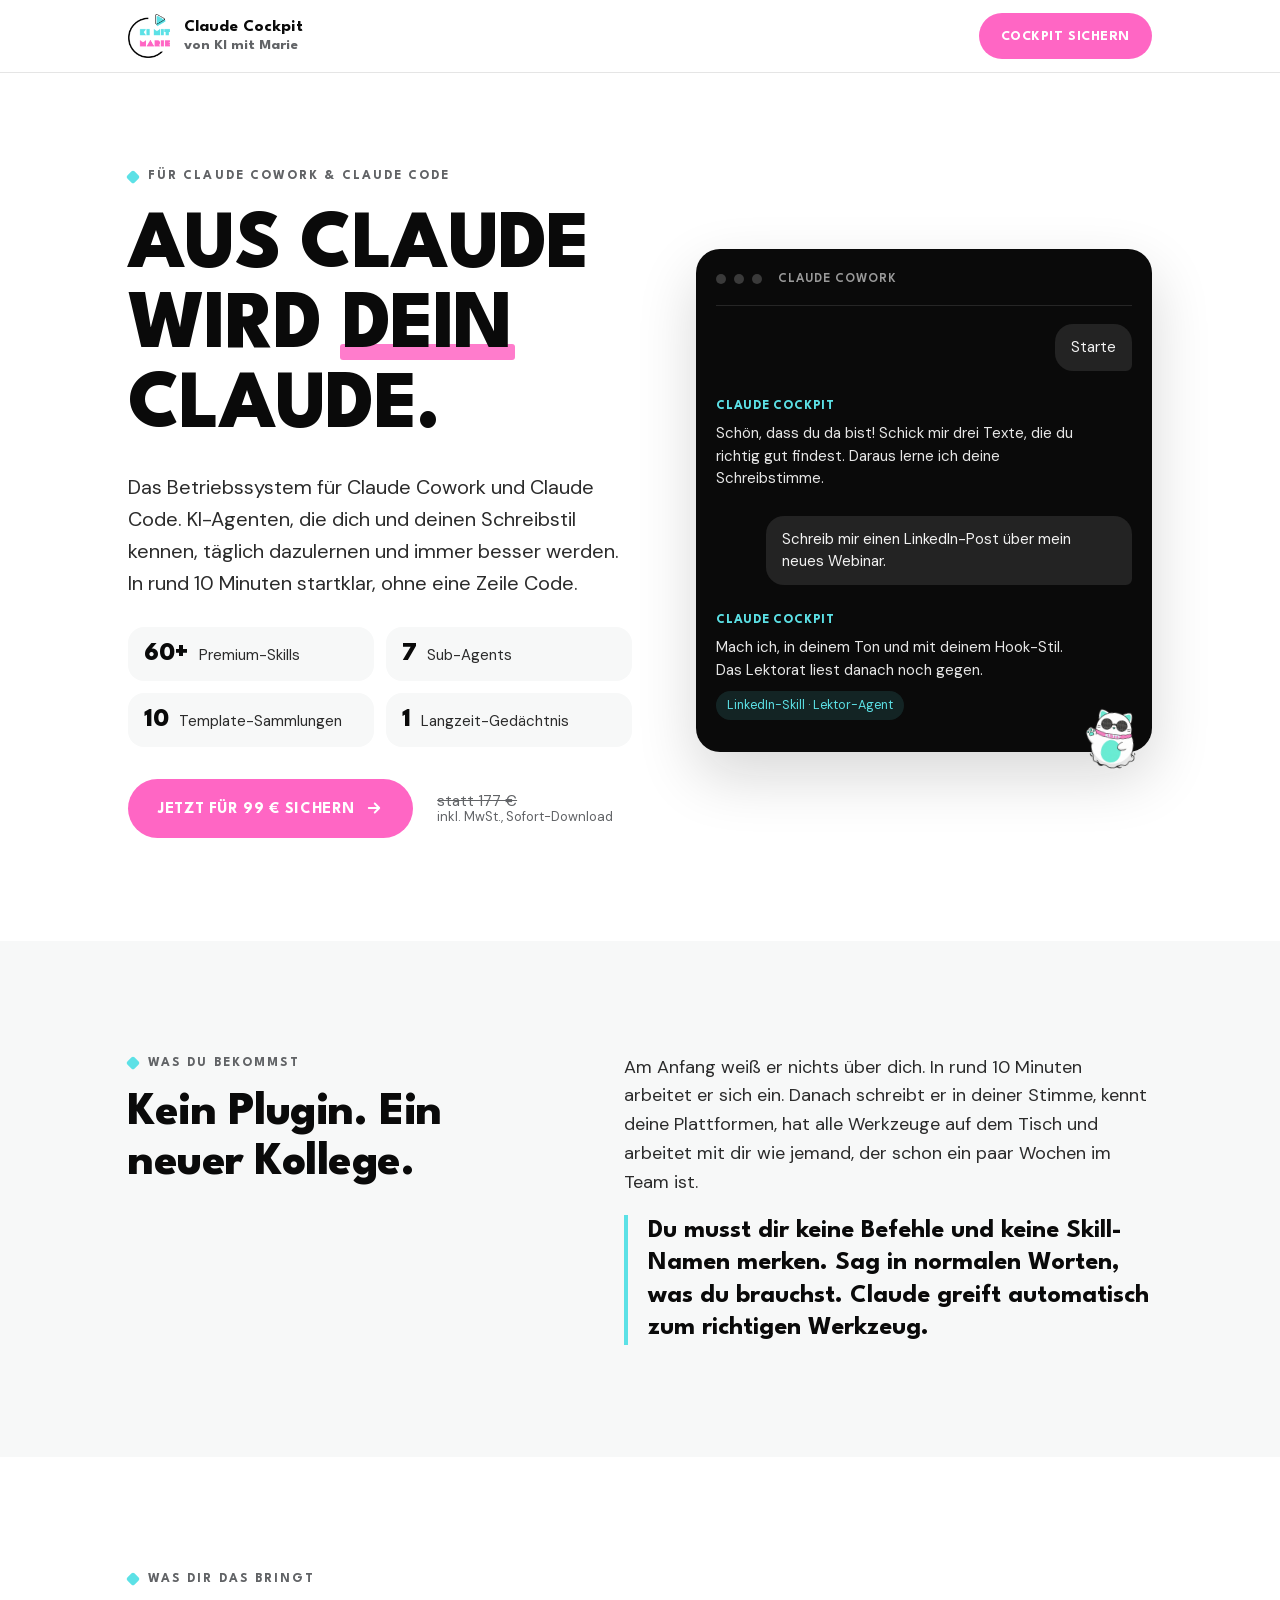
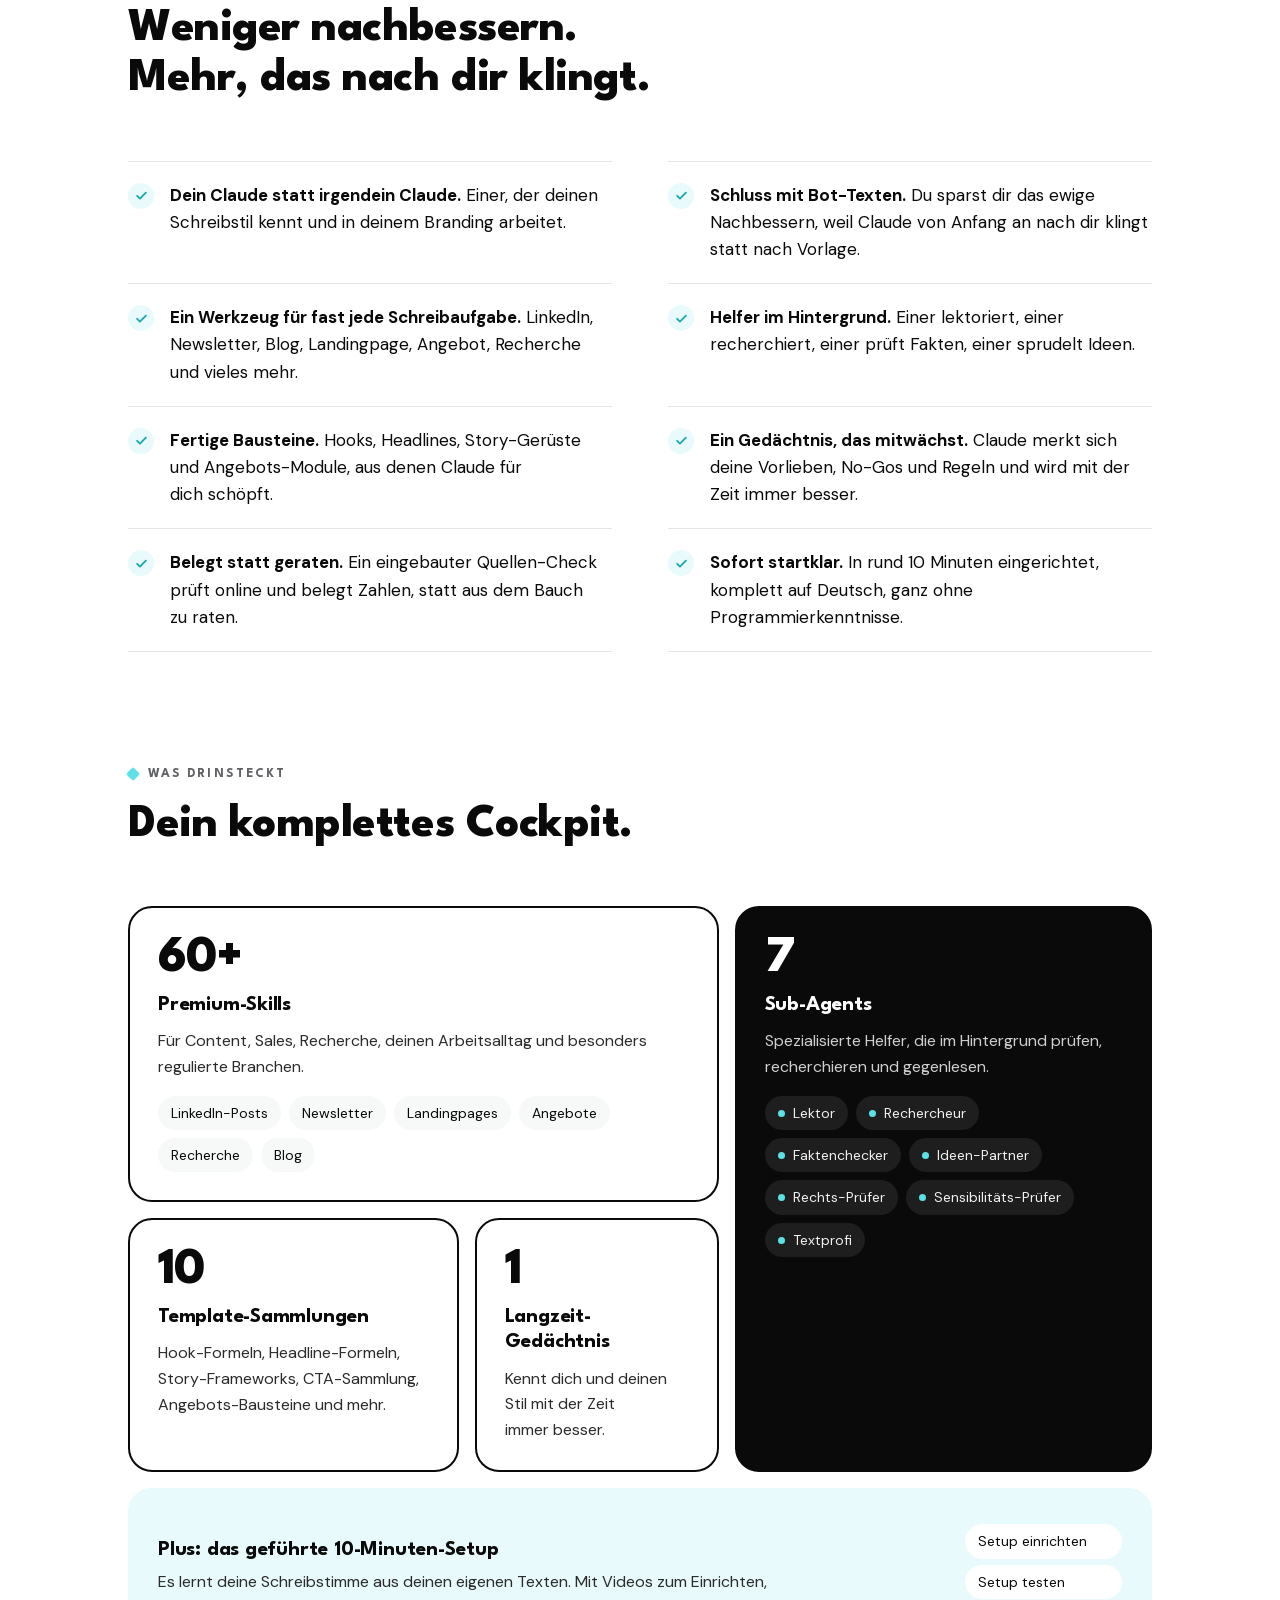
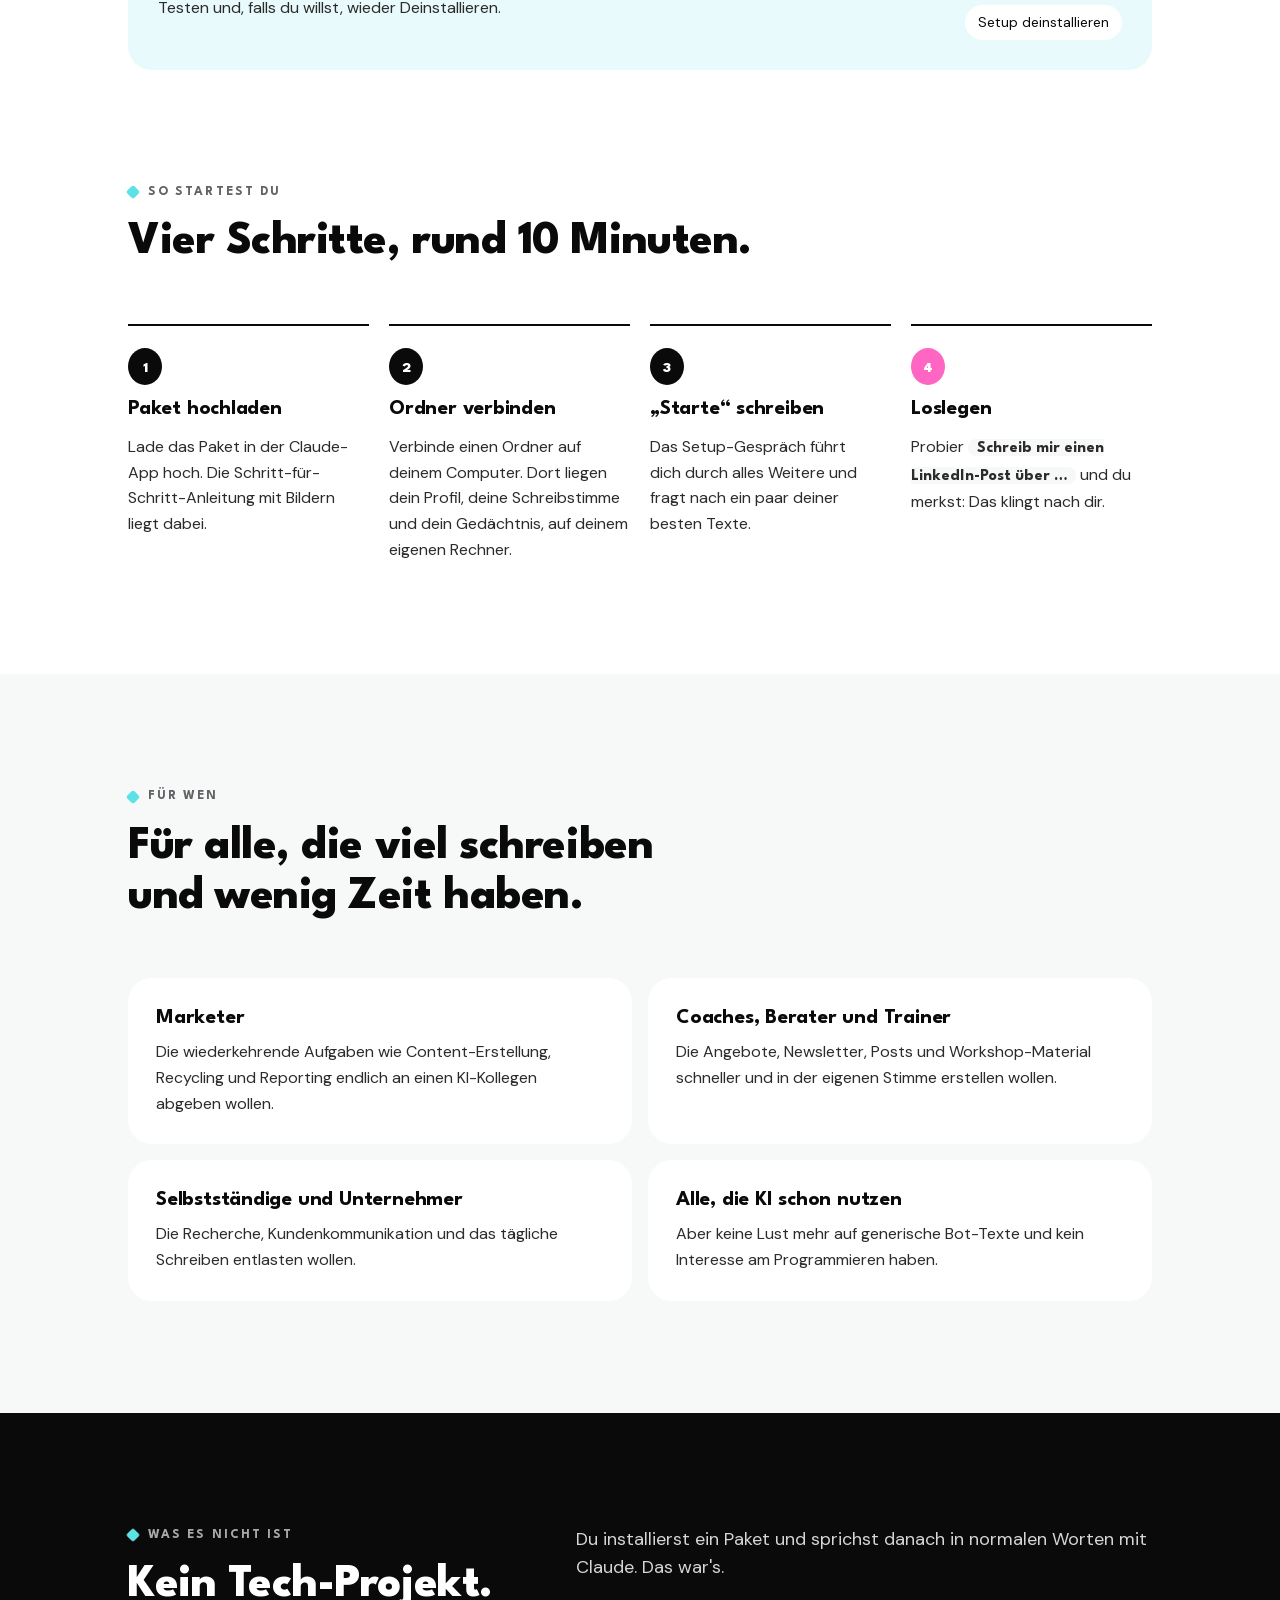
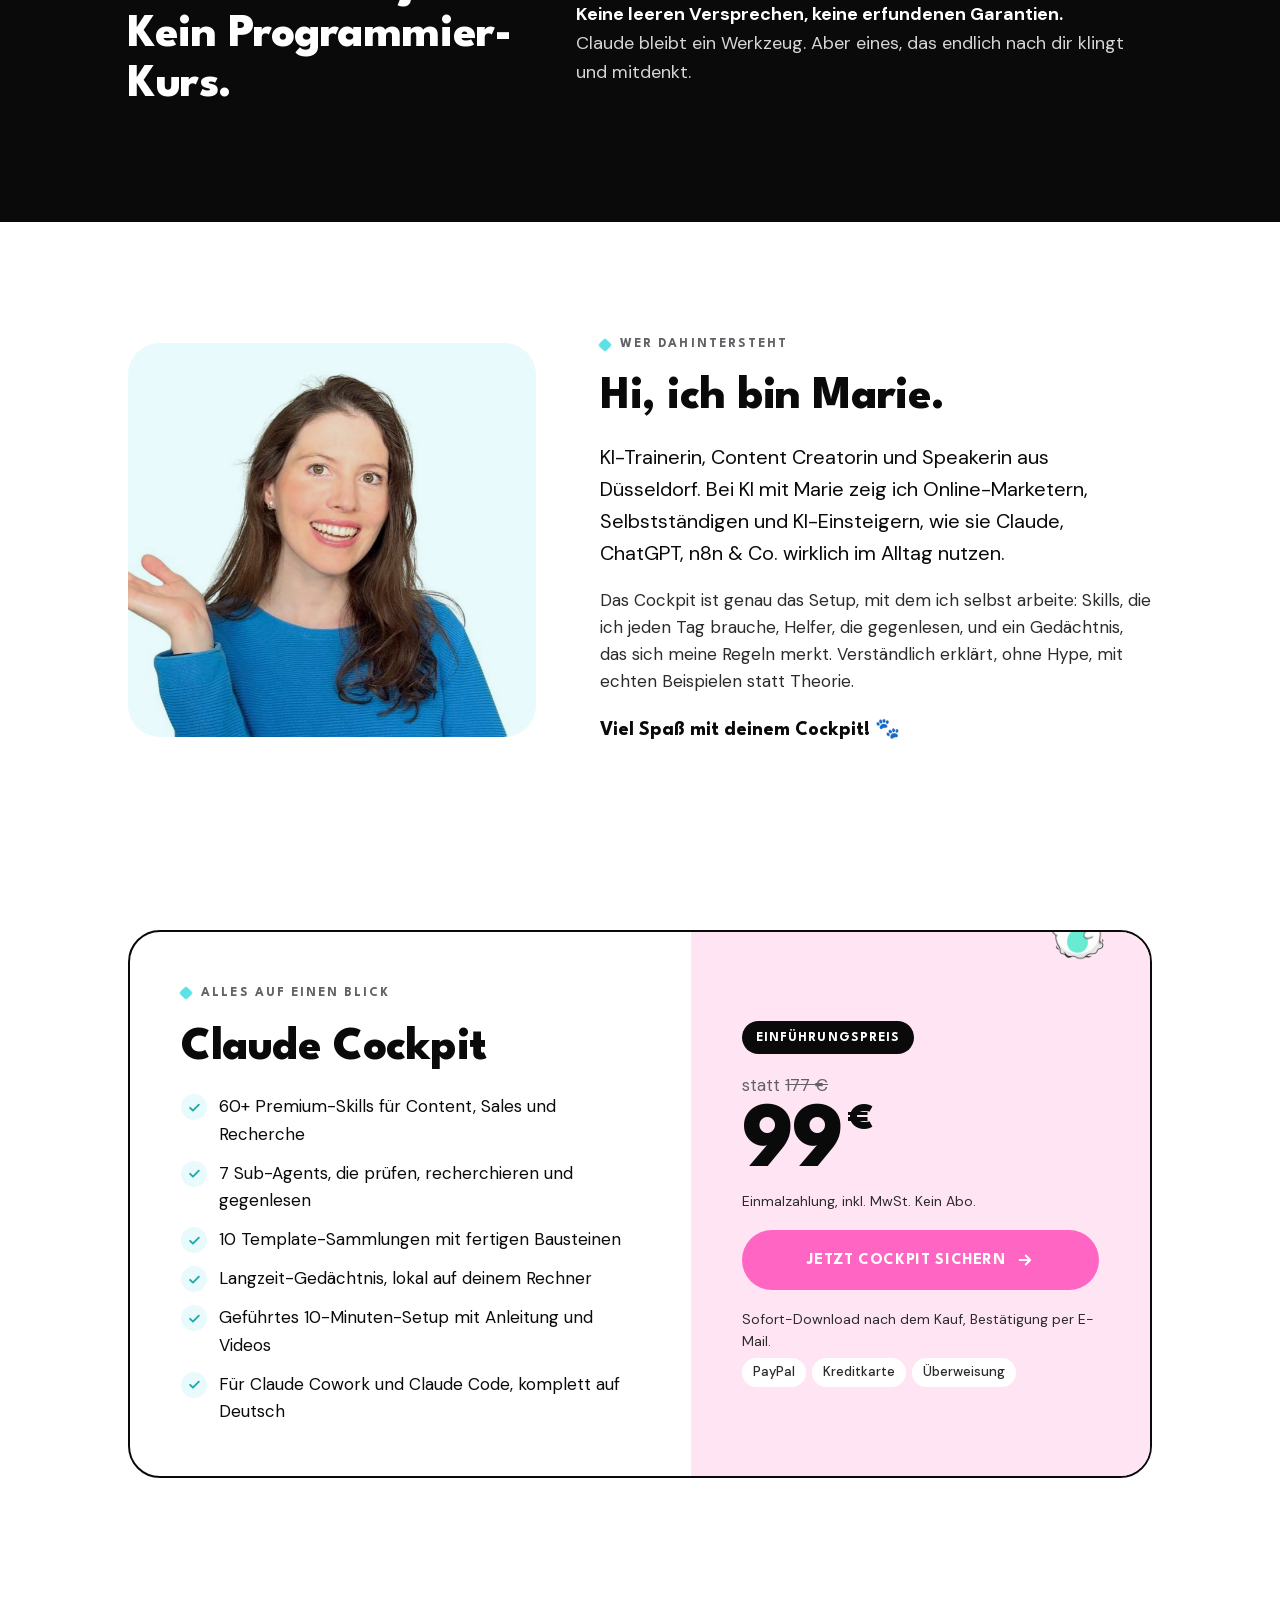
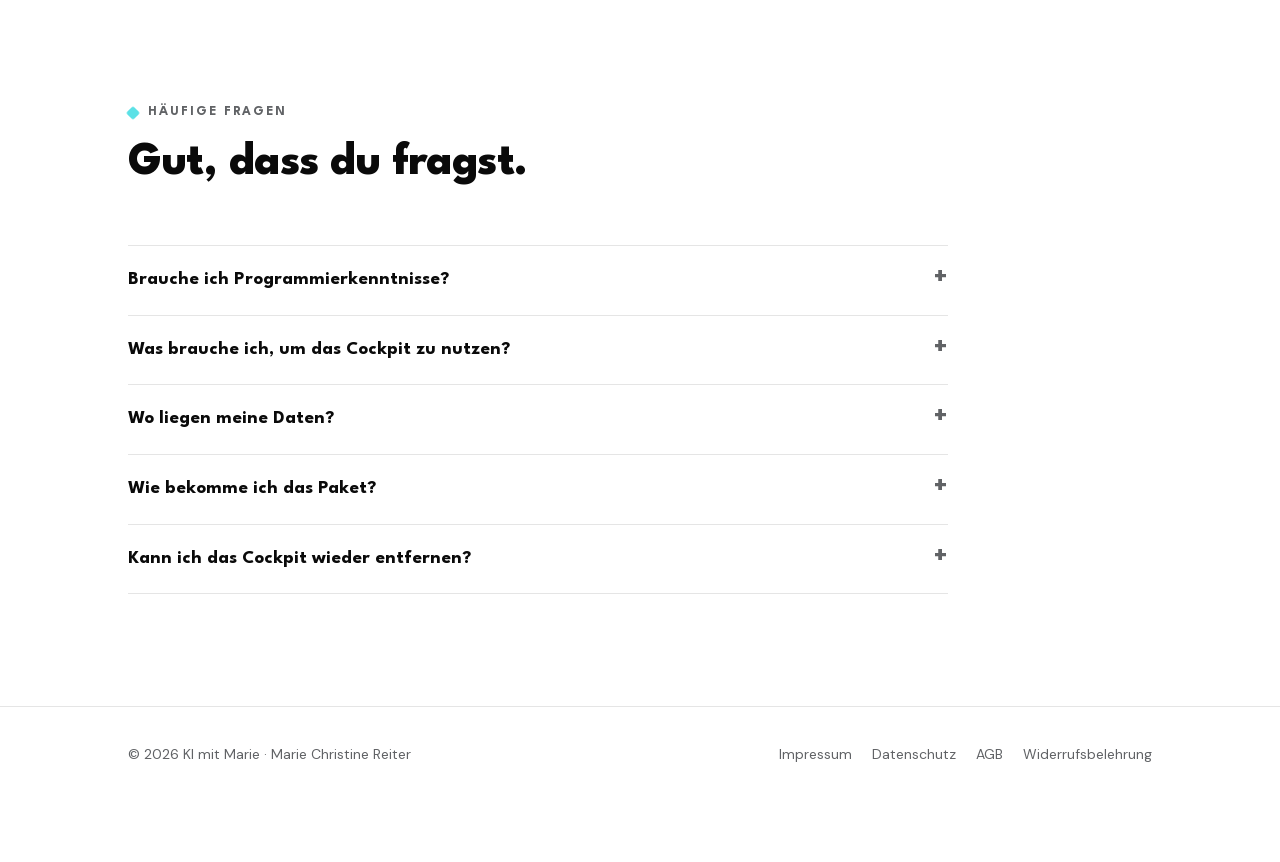
<file: claude-cockpit/index.html>
<!doctype html>
<html lang="de">
<head>
<meta charset="utf-8">
<meta name="viewport" content="width=device-width, initial-scale=1, viewport-fit=cover">
<title>Claude Cockpit</title>
<meta name="description" content="Claude Cockpit: Dein Betriebssystem für Claude Cowork und Claude Code. 60+ Premium-Skills, 7 Sub-Agents, 10 Template-Sammlungen und ein Langzeit-Gedächtnis. In 10 Minuten startklar.">
<link rel="stylesheet" href="styles.css">
</head>
<body>

<svg width="0" height="0" style="position:absolute" aria-hidden="true">
  <symbol id="i-check" viewBox="0 0 24 24"><path d="M5 12.5l4.5 4.5L19 7.5" fill="none" stroke-width="3" stroke-linecap="round" stroke-linejoin="round"/></symbol>
  <symbol id="i-arrow" viewBox="0 0 24 24"><path d="M5 12h14M13 6l6 6-6 6" fill="none" stroke="currentColor" stroke-width="2.5" stroke-linecap="round" stroke-linejoin="round"/></symbol>
</svg>

<header class="site-header">
  <div class="wrap">
    <a class="brand" href="#top" aria-label="Claude Cockpit, zum Seitenanfang">
      <img src="assets/logo.png" alt="KI mit Marie" width="42" height="44">
      <span><strong>Claude Cockpit</strong>von KI mit Marie</span>
    </a>
    <a class="btn" href="#kaufen">Cockpit sichern</a>
  </div>
</header>

<main id="top">
  <!-- HERO -->
  <section class="hero">
    <div class="wrap">
      <div>
        <span class="eyebrow">Für Claude Cowork &amp; Claude Code</span>
        <h1>Aus Claude wird <span class="mark">dein</span> Claude.</h1>
        <p class="lead">Das Betriebssystem für Claude Cowork und Claude Code. KI-Agenten, die dich und deinen Schreibstil kennen, täglich dazulernen und immer besser werden. In rund 10 Minuten startklar, ohne eine Zeile Code.</p>
        <ul class="kit" aria-label="Das steckt drin">
          <li><b>60+</b><span>Premium-Skills</span></li>
          <li><b>7</b><span>Sub-Agents</span></li>
          <li><b>10</b><span>Template-Sammlungen</span></li>
          <li><b>1</b><span>Langzeit-Gedächtnis</span></li>
        </ul>
        <div class="hero-buy">
          <a class="btn" href="#kaufen">Jetzt für 99 € sichern <svg><use href="#i-arrow"/></svg></a>
          <div class="price-inline">
            <s>statt 177 €</s>
            <small>inkl. MwSt., Sofort-Download</small>
          </div>
        </div>
      </div>

      <div class="console" aria-label="Beispiel: So sieht die Arbeit mit Claude Cockpit aus">
        <div class="console-bar"><i></i><i></i><i></i><span>Claude Cowork</span></div>
        <div class="msgs">
          <div class="msg you">Starte</div>
          <div class="msg claude">
            <div class="who">Claude Cockpit</div>
            Schön, dass du da bist! Schick mir drei Texte, die du richtig gut findest. Daraus lerne ich deine Schreibstimme.
          </div>
          <div class="msg you">Schreib mir einen LinkedIn-Post über mein neues Webinar.</div>
          <div class="msg claude">
            <div class="who">Claude Cockpit</div>
            Mach ich, in deinem Ton und mit deinem Hook-Stil. Das Lektorat liest danach noch gegen.
            <div class="skill-tag">LinkedIn-Skill · Lektor-Agent</div>
          </div>
        </div>
        <img class="kitty" src="assets/ki-tty.png" alt="" width="104" height="104">
      </div>
    </div>
  </section>

  <!-- KOLLEGE -->
  <section class="colleague">
    <div class="wrap">
      <div class="section-head" style="margin-bottom:0">
        <span class="eyebrow">Was du bekommst</span>
        <h2>Kein Plugin. Ein neuer Kollege.</h2>
      </div>
      <div class="body">
        <p>Am Anfang weiß er nichts über dich. In rund 10 Minuten arbeitet er sich ein. Danach schreibt er in deiner Stimme, kennt deine Plattformen, hat alle Werkzeuge auf dem Tisch und arbeitet mit dir wie jemand, der schon ein paar Wochen im Team ist.</p>
        <p class="pull">Du musst dir keine Befehle und keine Skill-Namen merken. Sag in normalen Worten, was du brauchst. Claude greift automatisch zum richtigen Werkzeug.</p>
      </div>
    </div>
  </section>

  <!-- NUTZEN -->
  <section>
    <div class="wrap">
      <div class="section-head">
        <span class="eyebrow">Was dir das bringt</span>
        <h2>Weniger nachbessern. Mehr, das nach dir klingt.</h2>
      </div>
      <ul class="benefits">
        <li><span class="check"><svg><use href="#i-check"/></svg></span><p><b>Dein Claude statt irgendein Claude.</b> Einer, der deinen Schreibstil kennt und in deinem Branding arbeitet.</p></li>
        <li><span class="check"><svg><use href="#i-check"/></svg></span><p><b>Schluss mit Bot-Texten.</b> Du sparst dir das ewige Nachbessern, weil Claude von Anfang an nach dir klingt statt nach Vorlage.</p></li>
        <li><span class="check"><svg><use href="#i-check"/></svg></span><p><b>Ein Werkzeug für fast jede Schreibaufgabe.</b> LinkedIn, Newsletter, Blog, Landingpage, Angebot, Recherche und vieles mehr.</p></li>
        <li><span class="check"><svg><use href="#i-check"/></svg></span><p><b>Helfer im Hintergrund.</b> Einer lektoriert, einer recherchiert, einer prüft Fakten, einer sprudelt Ideen.</p></li>
        <li><span class="check"><svg><use href="#i-check"/></svg></span><p><b>Fertige Bausteine.</b> Hooks, Headlines, Story-Gerüste und Angebots-Module, aus denen Claude für dich schöpft.</p></li>
        <li><span class="check"><svg><use href="#i-check"/></svg></span><p><b>Ein Gedächtnis, das mitwächst.</b> Claude merkt sich deine Vorlieben, No-Gos und Regeln und wird mit der Zeit immer besser.</p></li>
        <li><span class="check"><svg><use href="#i-check"/></svg></span><p><b>Belegt statt geraten.</b> Ein eingebauter Quellen-Check prüft online und belegt Zahlen, statt aus dem Bauch zu raten.</p></li>
        <li><span class="check"><svg><use href="#i-check"/></svg></span><p><b>Sofort startklar.</b> In rund 10 Minuten eingerichtet, komplett auf Deutsch, ganz ohne Programmierkenntnisse.</p></li>
      </ul>
    </div>
  </section>

  <!-- INHALT -->
  <section style="padding-top:0">
    <div class="wrap">
      <div class="section-head">
        <span class="eyebrow">Was drinsteckt</span>
        <h2>Dein komplettes Cockpit.</h2>
      </div>
      <div class="contents">
        <article class="part skills">
          <span class="num">60+</span>
          <h3>Premium-Skills</h3>
          <p>Für Content, Sales, Recherche, deinen Arbeitsalltag und besonders regulierte Branchen.</p>
          <div class="chips"><span class="chip">LinkedIn-Posts</span><span class="chip">Newsletter</span><span class="chip">Landingpages</span><span class="chip">Angebote</span><span class="chip">Recherche</span><span class="chip">Blog</span></div>
        </article>
        <article class="part agents">
          <span class="num">7</span>
          <h3>Sub-Agents</h3>
          <p>Spezialisierte Helfer, die im Hintergrund prüfen, recherchieren und gegenlesen.</p>
          <div class="chips"><span class="chip">Lektor</span><span class="chip">Rechercheur</span><span class="chip">Faktenchecker</span><span class="chip">Ideen-Partner</span><span class="chip">Rechts-Prüfer</span><span class="chip">Sensibilitäts-Prüfer</span><span class="chip">Textprofi</span></div>
        </article>
        <article class="part templates">
          <span class="num">10</span>
          <h3>Template-Sammlungen</h3>
          <p>Hook-Formeln, Headline-Formeln, Story-Frameworks, CTA-Sammlung, Angebots-Bausteine und mehr.</p>
        </article>
        <article class="part memory">
          <span class="num">1</span>
          <h3>Langzeit-Gedächtnis</h3>
          <p>Kennt dich und deinen Stil mit der Zeit immer besser.</p>
        </article>
        <article class="part setup">
          <div>
            <h3>Plus: das geführte 10-Minuten-Setup</h3>
            <p>Es lernt deine Schreibstimme aus deinen eigenen Texten. Mit Videos zum Einrichten, Testen und, falls du willst, wieder Deinstallieren.</p>
          </div>
          <div class="chips"><span class="chip">Setup einrichten</span><span class="chip">Setup testen</span><span class="chip">Setup deinstallieren</span></div>
        </article>
      </div>
    </div>
  </section>

  <!-- SCHRITTE -->
  <section style="padding-top:0">
    <div class="wrap">
      <div class="section-head">
        <span class="eyebrow">So startest du</span>
        <h2>Vier Schritte, rund 10 Minuten.</h2>
      </div>
      <ol class="steps">
        <li><h3>Paket hochladen</h3><p>Lade das Paket in der Claude-App hoch. Die Schritt-für-Schritt-Anleitung mit Bildern liegt dabei.</p></li>
        <li><h3>Ordner verbinden</h3><p>Verbinde einen Ordner auf deinem Computer. Dort liegen dein Profil, deine Schreibstimme und dein Gedächtnis, auf deinem eigenen Rechner.</p></li>
        <li><h3>„Starte“ schreiben</h3><p>Das Setup-Gespräch führt dich durch alles Weitere und fragt nach ein paar deiner besten Texte.</p></li>
        <li><h3>Loslegen</h3><p>Probier <span class="kbd">Schreib mir einen LinkedIn-Post über …</span> und du merkst: Das klingt nach dir.</p></li>
      </ol>
    </div>
  </section>

  <!-- FÜR WEN -->
  <section class="audience">
    <div class="wrap">
      <div class="section-head">
        <span class="eyebrow">Für wen</span>
        <h2>Für alle, die viel schreiben und wenig Zeit haben.</h2>
      </div>
      <div class="who-grid">
        <div class="who-card"><h3>Marketer</h3><p>Die wiederkehrende Aufgaben wie Content-Erstellung, Recycling und Reporting endlich an einen KI-Kollegen abgeben wollen.</p></div>
        <div class="who-card"><h3>Coaches, Berater und Trainer</h3><p>Die Angebote, Newsletter, Posts und Workshop-Material schneller und in der eigenen Stimme erstellen wollen.</p></div>
        <div class="who-card"><h3>Selbstständige und Unternehmer</h3><p>Die Recherche, Kundenkommunikation und das tägliche Schreiben entlasten wollen.</p></div>
        <div class="who-card"><h3>Alle, die KI schon nutzen</h3><p>Aber keine Lust mehr auf generische Bot-Texte und kein Interesse am Programmieren haben.</p></div>
      </div>
    </div>
  </section>

  <!-- NICHT -->
  <section class="not">
    <div class="wrap">
      <div class="section-head" style="margin-bottom:0">
        <span class="eyebrow">Was es nicht ist</span>
        <h2>Kein Tech-Projekt. Kein Programmier-Kurs.</h2>
      </div>
      <div class="body">
        <p>Du installierst ein Paket und sprichst danach in normalen Worten mit Claude. Das war's.</p>
        <p><strong>Keine leeren Versprechen, keine erfundenen Garantien.</strong> Claude bleibt ein Werkzeug. Aber eines, das endlich nach dir klingt und mitdenkt.</p>
      </div>
    </div>
  </section>

  <!-- ÜBER MICH -->
  <section class="about">
    <div class="wrap">
      <div class="about-photo">
        <img src="assets/marie.jpg" alt="Marie Christine Reiter von KI mit Marie" width="700" height="677" loading="lazy">
      </div>
      <div class="about-text">
        <span class="eyebrow">Wer dahintersteht</span>
        <h2>Hi, ich bin Marie.</h2>
        <p class="lead">KI-Trainerin, Content Creatorin und Speakerin aus Düsseldorf. Bei KI mit Marie zeig ich Online-Marketern, Selbstständigen und KI-Einsteigern, wie sie Claude, ChatGPT, n8n &amp; Co. wirklich im Alltag nutzen.</p>
        <p>Das Cockpit ist genau das Setup, mit dem ich selbst arbeite: Skills, die ich jeden Tag brauche, Helfer, die gegenlesen, und ein Gedächtnis, das sich meine Regeln merkt. Verständlich erklärt, ohne Hype, mit echten Beispielen statt Theorie.</p>
        <p class="sign">Viel Spaß mit deinem Cockpit! 🐾</p>
      </div>
    </div>
  </section>

  <!-- KAUFEN -->
  <section class="buy" id="kaufen" style="padding-top:clamp(40px,6vw,72px)">
    <div class="wrap">
      <div class="card">
        <div class="left">
          <span class="eyebrow">Alles auf einen Blick</span>
          <h2>Claude Cockpit</h2>
          <ul class="incl">
            <li><span class="check"><svg><use href="#i-check"/></svg></span><span>60+ Premium-Skills für Content, Sales und Recherche</span></li>
            <li><span class="check"><svg><use href="#i-check"/></svg></span><span>7 Sub-Agents, die prüfen, recherchieren und gegenlesen</span></li>
            <li><span class="check"><svg><use href="#i-check"/></svg></span><span>10 Template-Sammlungen mit fertigen Bausteinen</span></li>
            <li><span class="check"><svg><use href="#i-check"/></svg></span><span>Langzeit-Gedächtnis, lokal auf deinem Rechner</span></li>
            <li><span class="check"><svg><use href="#i-check"/></svg></span><span>Geführtes 10-Minuten-Setup mit Anleitung und Videos</span></li>
            <li><span class="check"><svg><use href="#i-check"/></svg></span><span>Für Claude Cowork und Claude Code, komplett auf Deutsch</span></li>
          </ul>
        </div>
        <div class="right">
          <img class="kitty" src="assets/ki-tty.png" alt="" width="110" height="110">
          <span class="badge">Einführungspreis</span>
          <div class="price-big">
            <span class="was">statt <s>177 €</s></span>
            <span class="now">99<sup>€</sup></span>
            <span class="tax">Einmalzahlung, inkl. MwSt. Kein Abo.</span>
          </div>
          <!-- CHECKOUT: href durch den Bestell-Link des Zahlungsanbieters ersetzen -->
          <a class="btn" href="#CHECKOUT-LINK">Jetzt Cockpit sichern <svg><use href="#i-arrow"/></svg></a>
          <div class="pay">
            <span>Sofort-Download nach dem Kauf, Bestätigung per E-Mail.</span>
            <div class="pay-methods"><span>PayPal</span><span>Kreditkarte</span><span>Überweisung</span></div>
          </div>
        </div>
      </div>
    </div>
  </section>

  <!-- FAQ -->
  <section>
    <div class="wrap">
      <div class="section-head">
        <span class="eyebrow">Häufige Fragen</span>
        <h2>Gut, dass du fragst.</h2>
      </div>
      <div class="faq">
        <details>
          <summary>Brauche ich Programmierkenntnisse?</summary>
          <p>Nein. Du lädst ein Paket hoch, verbindest einen Ordner und schreibst „Starte“. Alles Weitere erklärt dir Claude im Gespräch, auf Deutsch.</p>
        </details>
        <details>
          <summary>Was brauche ich, um das Cockpit zu nutzen?</summary>
          <p>Die Claude-App auf deinem Computer und ein Claude-Abo, mit dem du Claude Cowork bzw. Claude Code nutzen kannst. Das Claude-Abo ist nicht im Preis enthalten.</p>
        </details>
        <details>
          <summary>Wo liegen meine Daten?</summary>
          <p>Dein Profil, deine Schreibstimme und dein Gedächtnis liegen in einem Ordner auf deinem eigenen Rechner. Du entscheidest, welchen Ordner du verbindest.</p>
        </details>
        <details>
          <summary>Wie bekomme ich das Paket?</summary>
          <p>Direkt nach dem Kauf: als Download auf der Bestätigungsseite und zusätzlich per E-Mail. Die Anleitung mit Bildern und die Setup-Videos sind dabei.</p>
        </details>
        <details>
          <summary>Kann ich das Cockpit wieder entfernen?</summary>
          <p>Ja. Es gibt eine eigene Anleitung, wie du das Setup sauber wieder deinstallierst.</p>
        </details>
      </div>
    </div>
  </section>
</main>

<footer>
  <div class="wrap">
    <span>© 2026 KI mit Marie · Marie Christine Reiter</span>
    <nav aria-label="Rechtliches">
      <a href="impressum.html">Impressum</a>
      <a href="datenschutz.html">Datenschutz</a>
      <a href="agb.html">AGB</a>
      <a href="widerruf.html">Widerrufsbelehrung</a>
      <button type="button" class="linkish" data-consent-open>Cookie-Einstellungen</button>
    </nav>
  </div>
</footer>

<div class="mobile-bar" aria-label="Schnellkauf">
  <span><b>99 €</b><s>177 €</s></span>
  <a class="btn" href="#kaufen">Cockpit sichern</a>
</div>

<script src="consent.js" defer></script>
</body>
</html>
</file>
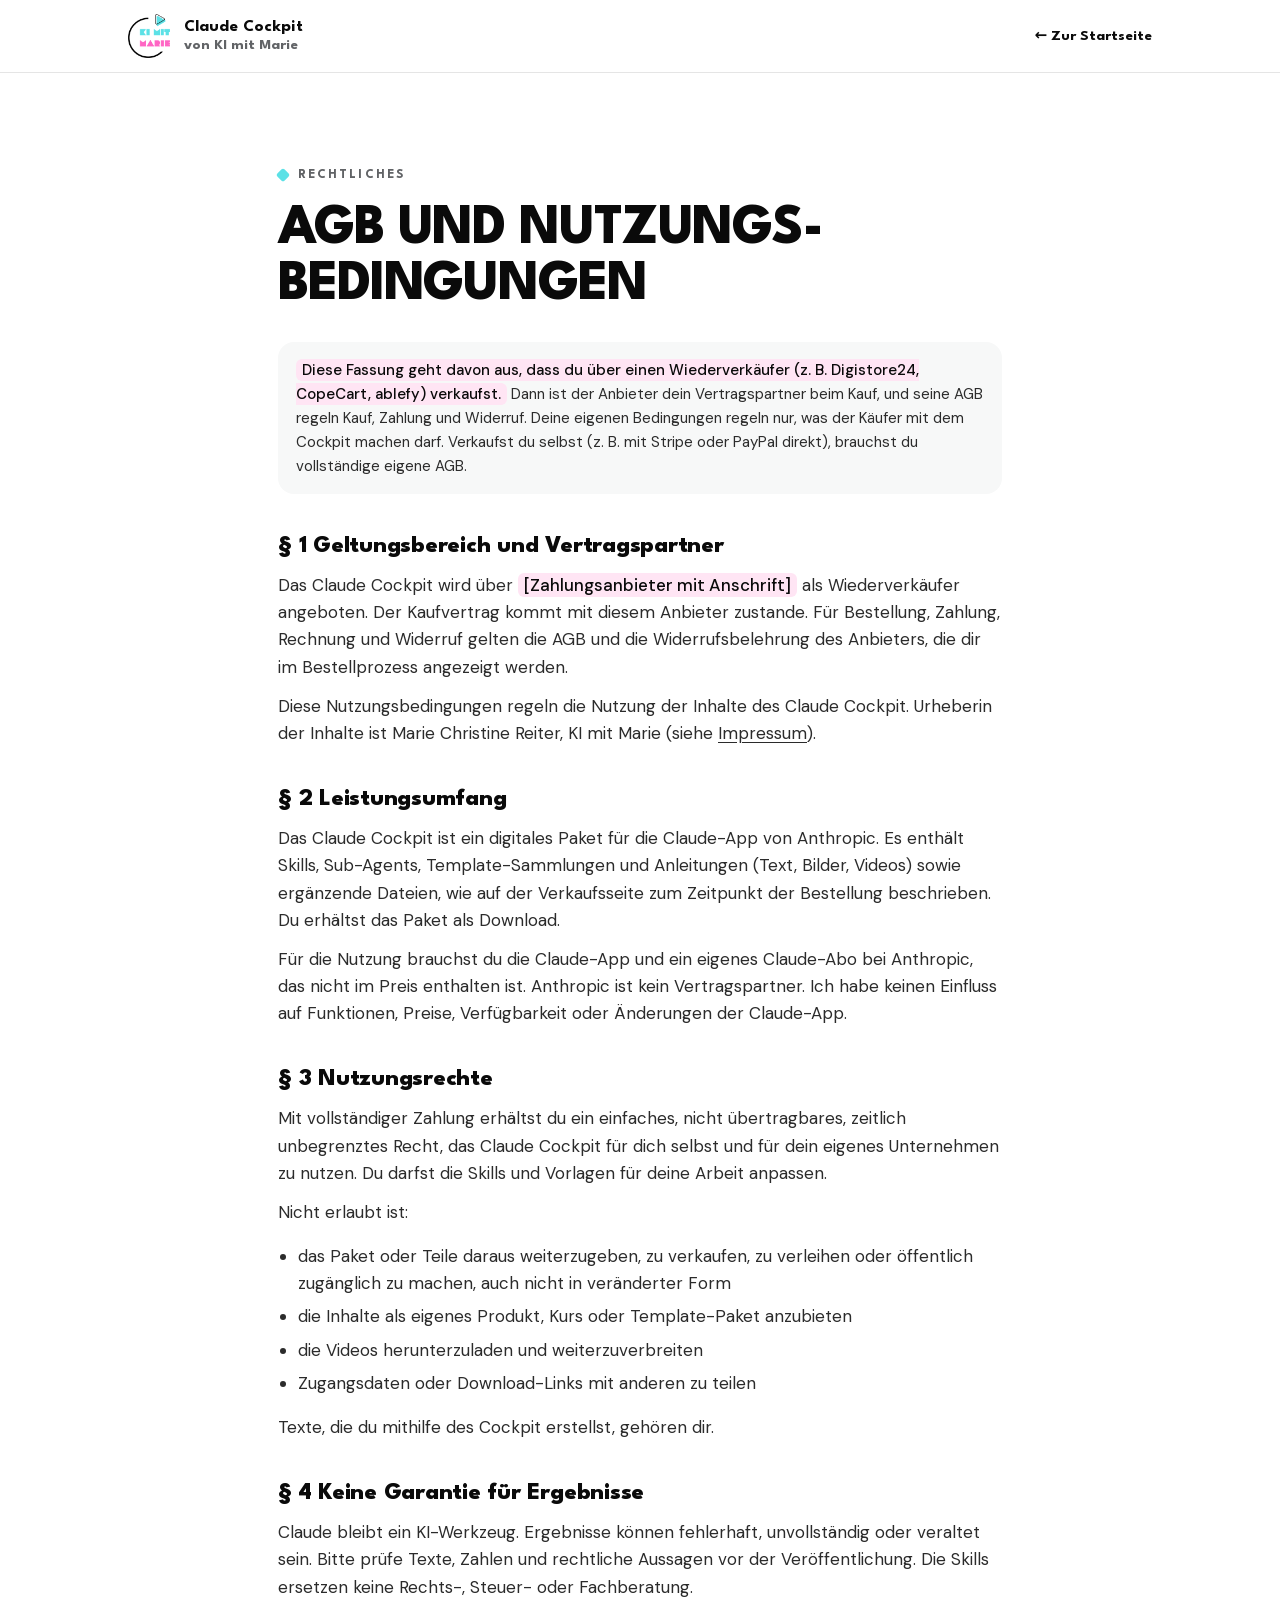
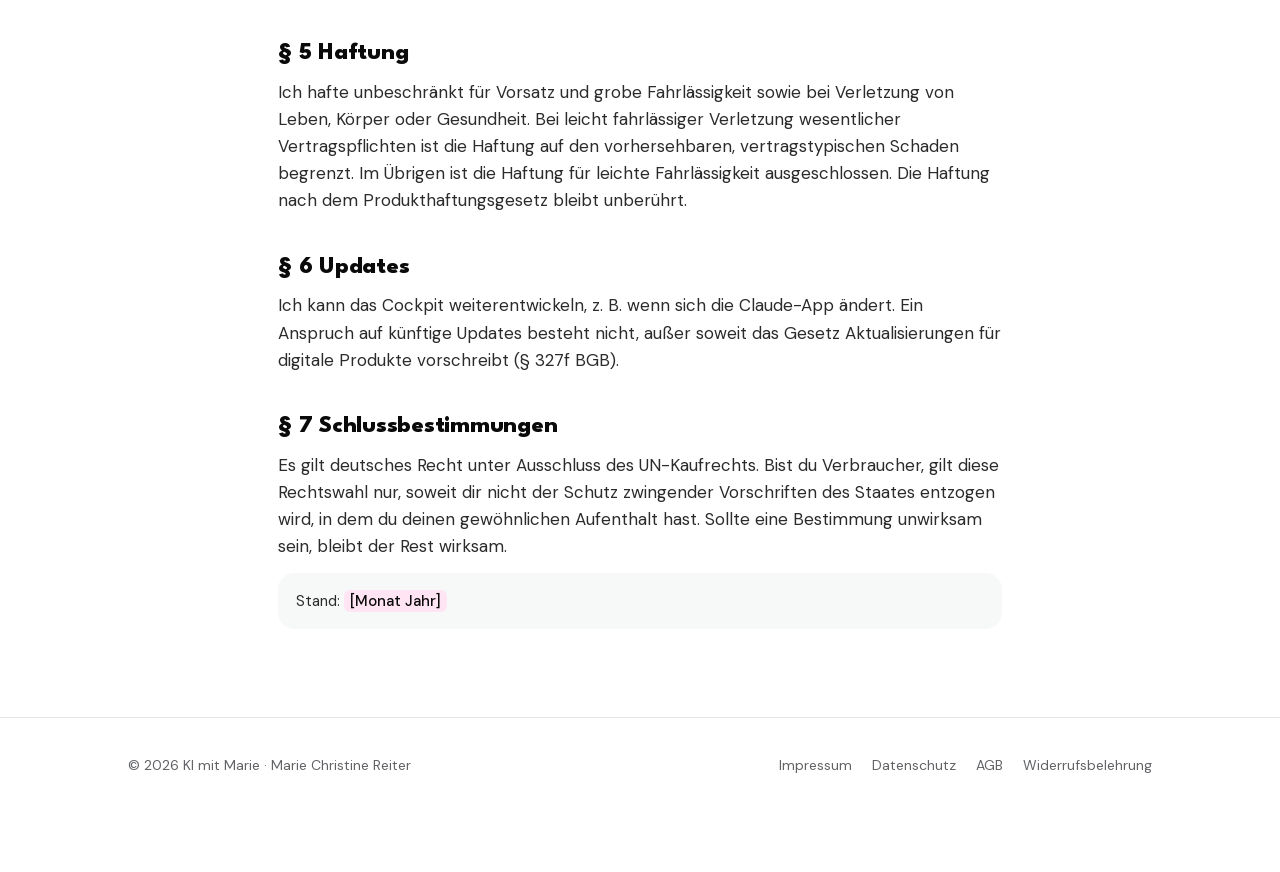
<file: claude-cockpit/agb.html>
<!doctype html>
<html lang="de">
<head>
<meta charset="utf-8">
<meta name="viewport" content="width=device-width, initial-scale=1, viewport-fit=cover">
<title>AGB und Nutzungsbedingungen · Claude Cockpit</title>
<link rel="stylesheet" href="styles.css">
</head>
<body>
<header class="site-header">
  <div class="wrap">
    <a class="brand" href="index.html" aria-label="Claude Cockpit, zur Startseite">
      <img src="assets/logo.png" alt="KI mit Marie" width="42" height="44">
      <span><strong>Claude Cockpit</strong>von KI mit Marie</span>
    </a>
    <a class="back" href="index.html">← Zur Startseite</a>
  </div>
</header>
<main class="doc">
  <div class="wrap">
<span class="eyebrow">Rechtliches</span>
    <h1>AGB und Nutzungs&shy;bedingungen</h1>
    <p class="note"><span class="todo">Diese Fassung geht davon aus, dass du über einen Wiederverkäufer (z. B. Digistore24, CopeCart, ablefy) verkaufst.</span> Dann ist der Anbieter dein Vertragspartner beim Kauf, und seine AGB regeln Kauf, Zahlung und Widerruf. Deine eigenen Bedingungen regeln nur, was der Käufer mit dem Cockpit machen darf. Verkaufst du selbst (z. B. mit Stripe oder PayPal direkt), brauchst du vollständige eigene AGB.</p>

    <h2>§ 1 Geltungsbereich und Vertragspartner</h2>
    <p>Das Claude Cockpit wird über <span class="todo">[Zahlungsanbieter mit Anschrift]</span> als Wiederverkäufer angeboten. Der Kaufvertrag kommt mit diesem Anbieter zustande. Für Bestellung, Zahlung, Rechnung und Widerruf gelten die AGB und die Widerrufsbelehrung des Anbieters, die dir im Bestellprozess angezeigt werden.</p>
    <p>Diese Nutzungsbedingungen regeln die Nutzung der Inhalte des Claude Cockpit. Urheberin der Inhalte ist Marie Christine Reiter, KI mit Marie (siehe <a href="impressum.html">Impressum</a>).</p>

    <h2>§ 2 Leistungsumfang</h2>
    <p>Das Claude Cockpit ist ein digitales Paket für die Claude-App von Anthropic. Es enthält Skills, Sub-Agents, Template-Sammlungen und Anleitungen (Text, Bilder, Videos) sowie ergänzende Dateien, wie auf der Verkaufsseite zum Zeitpunkt der Bestellung beschrieben. Du erhältst das Paket als Download.</p>
    <p>Für die Nutzung brauchst du die Claude-App und ein eigenes Claude-Abo bei Anthropic, das nicht im Preis enthalten ist. Anthropic ist kein Vertragspartner. Ich habe keinen Einfluss auf Funktionen, Preise, Verfügbarkeit oder Änderungen der Claude-App.</p>

    <h2>§ 3 Nutzungsrechte</h2>
    <p>Mit vollständiger Zahlung erhältst du ein einfaches, nicht übertragbares, zeitlich unbegrenztes Recht, das Claude Cockpit für dich selbst und für dein eigenes Unternehmen zu nutzen. Du darfst die Skills und Vorlagen für deine Arbeit anpassen.</p>
    <p>Nicht erlaubt ist:</p>
    <ul>
      <li>das Paket oder Teile daraus weiterzugeben, zu verkaufen, zu verleihen oder öffentlich zugänglich zu machen, auch nicht in veränderter Form</li>
      <li>die Inhalte als eigenes Produkt, Kurs oder Template-Paket anzubieten</li>
      <li>die Videos herunterzuladen und weiterzuverbreiten</li>
      <li>Zugangsdaten oder Download-Links mit anderen zu teilen</li>
    </ul>
    <p>Texte, die du mithilfe des Cockpit erstellst, gehören dir.</p>

    <h2>§ 4 Keine Garantie für Ergebnisse</h2>
    <p>Claude bleibt ein KI-Werkzeug. Ergebnisse können fehlerhaft, unvollständig oder veraltet sein. Bitte prüfe Texte, Zahlen und rechtliche Aussagen vor der Veröffentlichung. Die Skills ersetzen keine Rechts-, Steuer- oder Fachberatung.</p>

    <h2>§ 5 Haftung</h2>
    <p>Ich hafte unbeschränkt für Vorsatz und grobe Fahrlässigkeit sowie bei Verletzung von Leben, Körper oder Gesundheit. Bei leicht fahrlässiger Verletzung wesentlicher Vertragspflichten ist die Haftung auf den vorhersehbaren, vertragstypischen Schaden begrenzt. Im Übrigen ist die Haftung für leichte Fahrlässigkeit ausgeschlossen. Die Haftung nach dem Produkthaftungsgesetz bleibt unberührt.</p>

    <h2>§ 6 Updates</h2>
    <p>Ich kann das Cockpit weiterentwickeln, z. B. wenn sich die Claude-App ändert. Ein Anspruch auf künftige Updates besteht nicht, außer soweit das Gesetz Aktualisierungen für digitale Produkte vorschreibt (§ 327f BGB).</p>

    <h2>§ 7 Schlussbestimmungen</h2>
    <p>Es gilt deutsches Recht unter Ausschluss des UN-Kaufrechts. Bist du Verbraucher, gilt diese Rechtswahl nur, soweit dir nicht der Schutz zwingender Vorschriften des Staates entzogen wird, in dem du deinen gewöhnlichen Aufenthalt hast. Sollte eine Bestimmung unwirksam sein, bleibt der Rest wirksam.</p>

    <p class="note">Stand: <span class="todo">[Monat Jahr]</span></p>
  </div>
</main>
<footer>
  <div class="wrap">
    <span>© 2026 KI mit Marie · Marie Christine Reiter</span>
    <nav aria-label="Rechtliches">
      <a href="impressum.html">Impressum</a>
      <a href="datenschutz.html">Datenschutz</a>
      <a href="agb.html">AGB</a>
      <a href="widerruf.html">Widerrufsbelehrung</a>
      <button type="button" class="linkish" data-consent-open>Cookie-Einstellungen</button>
    </nav>
  </div>
</footer>
<script src="consent.js" defer></script>
</body>
</html>
</file>
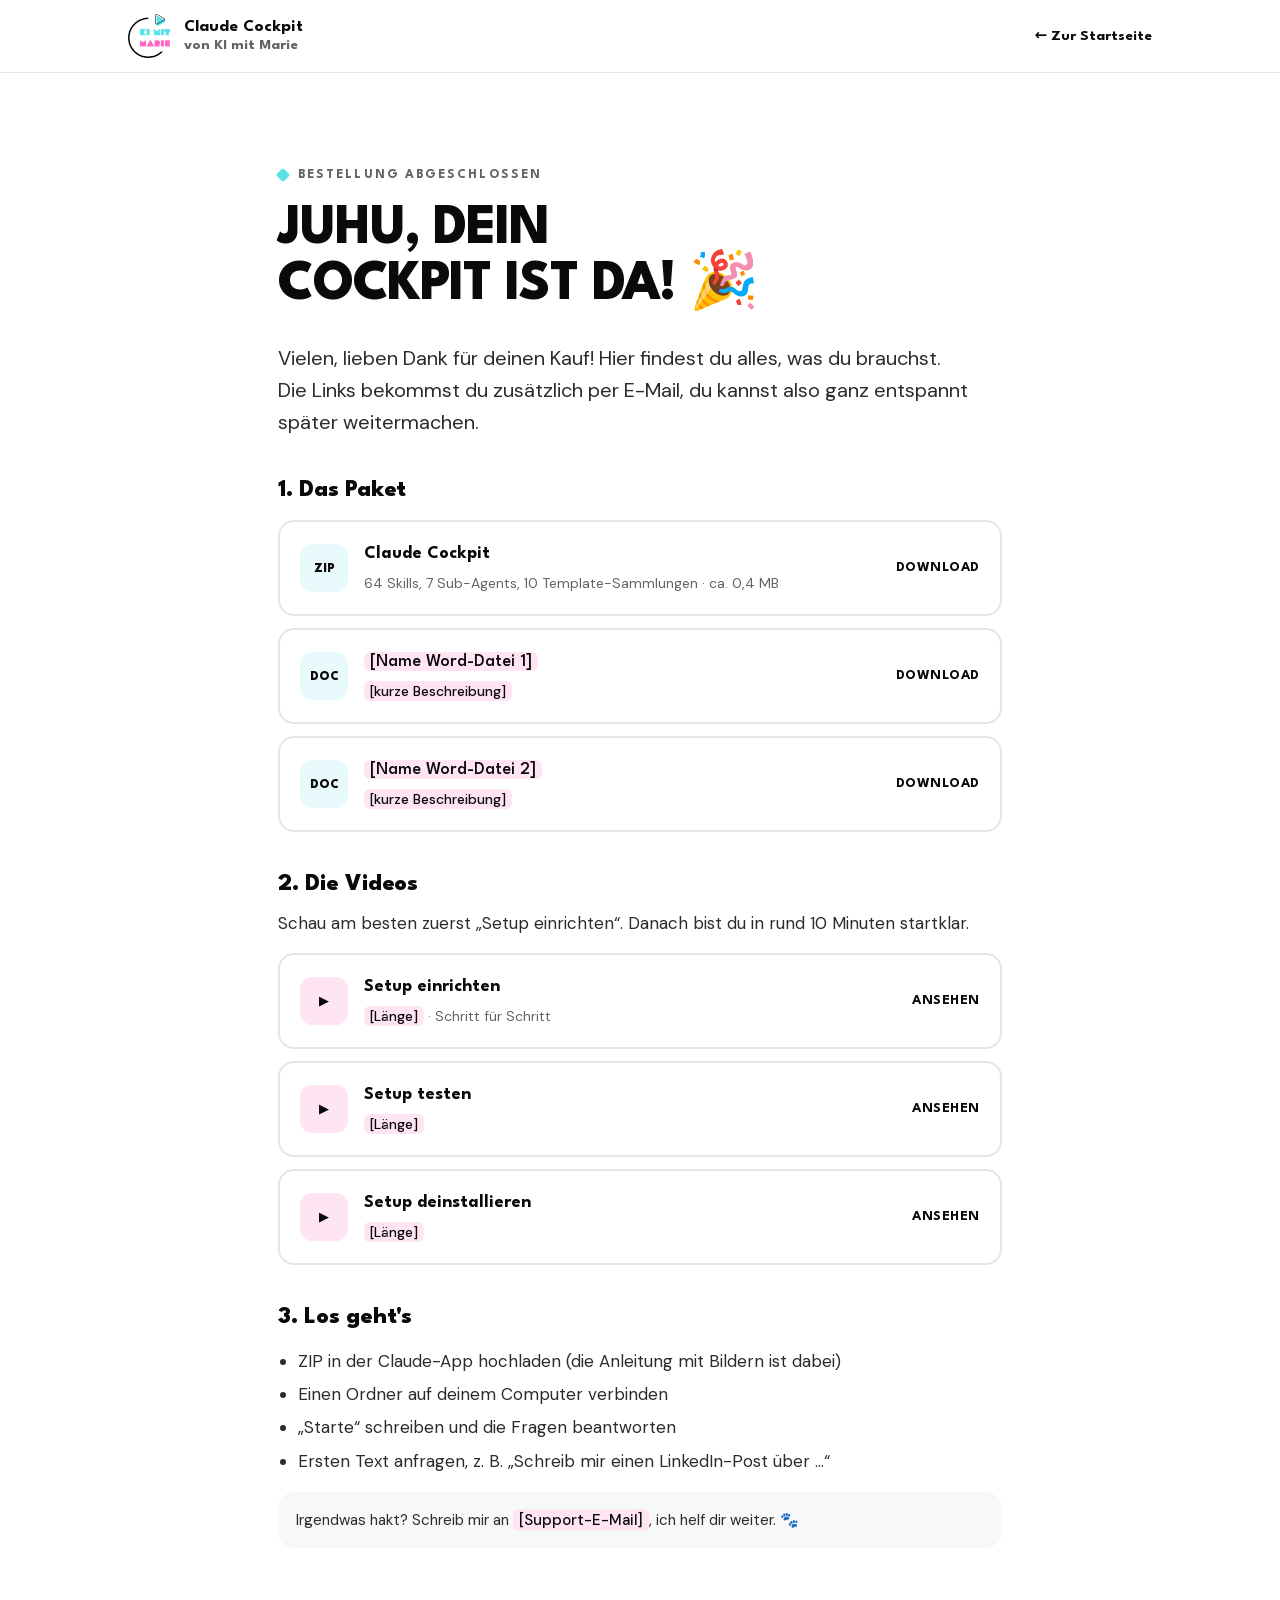
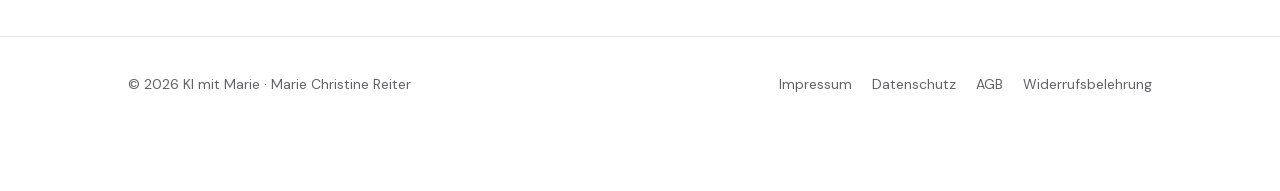
<file: claude-cockpit/danke.html>
<!doctype html>
<html lang="de">
<head>
<meta charset="utf-8">
<meta name="viewport" content="width=device-width, initial-scale=1, viewport-fit=cover">
<title>Danke für deinen Kauf · Claude Cockpit</title>
<meta name="robots" content="noindex, nofollow">
<link rel="stylesheet" href="styles.css">
</head>
<body data-track="purchase">
<header class="site-header">
  <div class="wrap">
    <a class="brand" href="index.html" aria-label="Claude Cockpit, zur Startseite">
      <img src="assets/logo.png" alt="KI mit Marie" width="42" height="44">
      <span><strong>Claude Cockpit</strong>von KI mit Marie</span>
    </a>
    <a class="back" href="index.html">← Zur Startseite</a>
  </div>
</header>
<main class="doc">
  <div class="wrap">
<span class="eyebrow">Bestellung abgeschlossen</span>
    <h1>Juhu, dein Cockpit ist da! 🎉</h1>
    <p class="lead">Vielen, lieben Dank für deinen Kauf! Hier findest du alles, was du brauchst. Die Links bekommst du zusätzlich per E-Mail, du kannst also ganz entspannt später weitermachen.</p>

    <h2>1. Das Paket</h2>
    <div class="downloads">
      <!-- DOWNLOAD: href auf die ZIP-Datei setzen (siehe README) -->
      <a class="dl" href="#DOWNLOAD-ZIP">
        <span class="ico">ZIP</span>
        <span><b>Claude Cockpit</b><small>64 Skills, 7 Sub-Agents, 10 Template-Sammlungen · ca. 0,4 MB</small></span>
        <span class="go">Download</span>
      </a>
      <a class="dl" href="#DOWNLOAD-WORD-1">
        <span class="ico">DOC</span>
        <span><b><span class="todo">[Name Word-Datei 1]</span></b><small><span class="todo">[kurze Beschreibung]</span></small></span>
        <span class="go">Download</span>
      </a>
      <a class="dl" href="#DOWNLOAD-WORD-2">
        <span class="ico">DOC</span>
        <span><b><span class="todo">[Name Word-Datei 2]</span></b><small><span class="todo">[kurze Beschreibung]</span></small></span>
        <span class="go">Download</span>
      </a>
    </div>

    <h2>2. Die Videos</h2>
    <p>Schau am besten zuerst „Setup einrichten“. Danach bist du in rund 10 Minuten startklar.</p>
    <div class="downloads">
      <a class="dl video" href="#VIDEO-1" target="_blank" rel="noopener">
        <span class="ico">▶</span>
        <span><b>Setup einrichten</b><small><span class="todo">[Länge]</span> · Schritt für Schritt</small></span>
        <span class="go">Ansehen</span>
      </a>
      <a class="dl video" href="#VIDEO-2" target="_blank" rel="noopener">
        <span class="ico">▶</span>
        <span><b>Setup testen</b><small><span class="todo">[Länge]</span></small></span>
        <span class="go">Ansehen</span>
      </a>
      <a class="dl video" href="#VIDEO-3" target="_blank" rel="noopener">
        <span class="ico">▶</span>
        <span><b>Setup deinstallieren</b><small><span class="todo">[Länge]</span></small></span>
        <span class="go">Ansehen</span>
      </a>
    </div>

    <h2>3. Los geht's</h2>
    <ul>
      <li>ZIP in der Claude-App hochladen (die Anleitung mit Bildern ist dabei)</li>
      <li>Einen Ordner auf deinem Computer verbinden</li>
      <li>„Starte“ schreiben und die Fragen beantworten</li>
      <li>Ersten Text anfragen, z. B. „Schreib mir einen LinkedIn-Post über …“</li>
    </ul>

    <p class="note">Irgendwas hakt? Schreib mir an <span class="todo">[Support-E-Mail]</span>, ich helf dir weiter. 🐾</p>
  </div>
</main>
<footer>
  <div class="wrap">
    <span>© 2026 KI mit Marie · Marie Christine Reiter</span>
    <nav aria-label="Rechtliches">
      <a href="impressum.html">Impressum</a>
      <a href="datenschutz.html">Datenschutz</a>
      <a href="agb.html">AGB</a>
      <a href="widerruf.html">Widerrufsbelehrung</a>
      <button type="button" class="linkish" data-consent-open>Cookie-Einstellungen</button>
    </nav>
  </div>
</footer>
<script src="consent.js" defer></script>
</body>
</html>
</file>
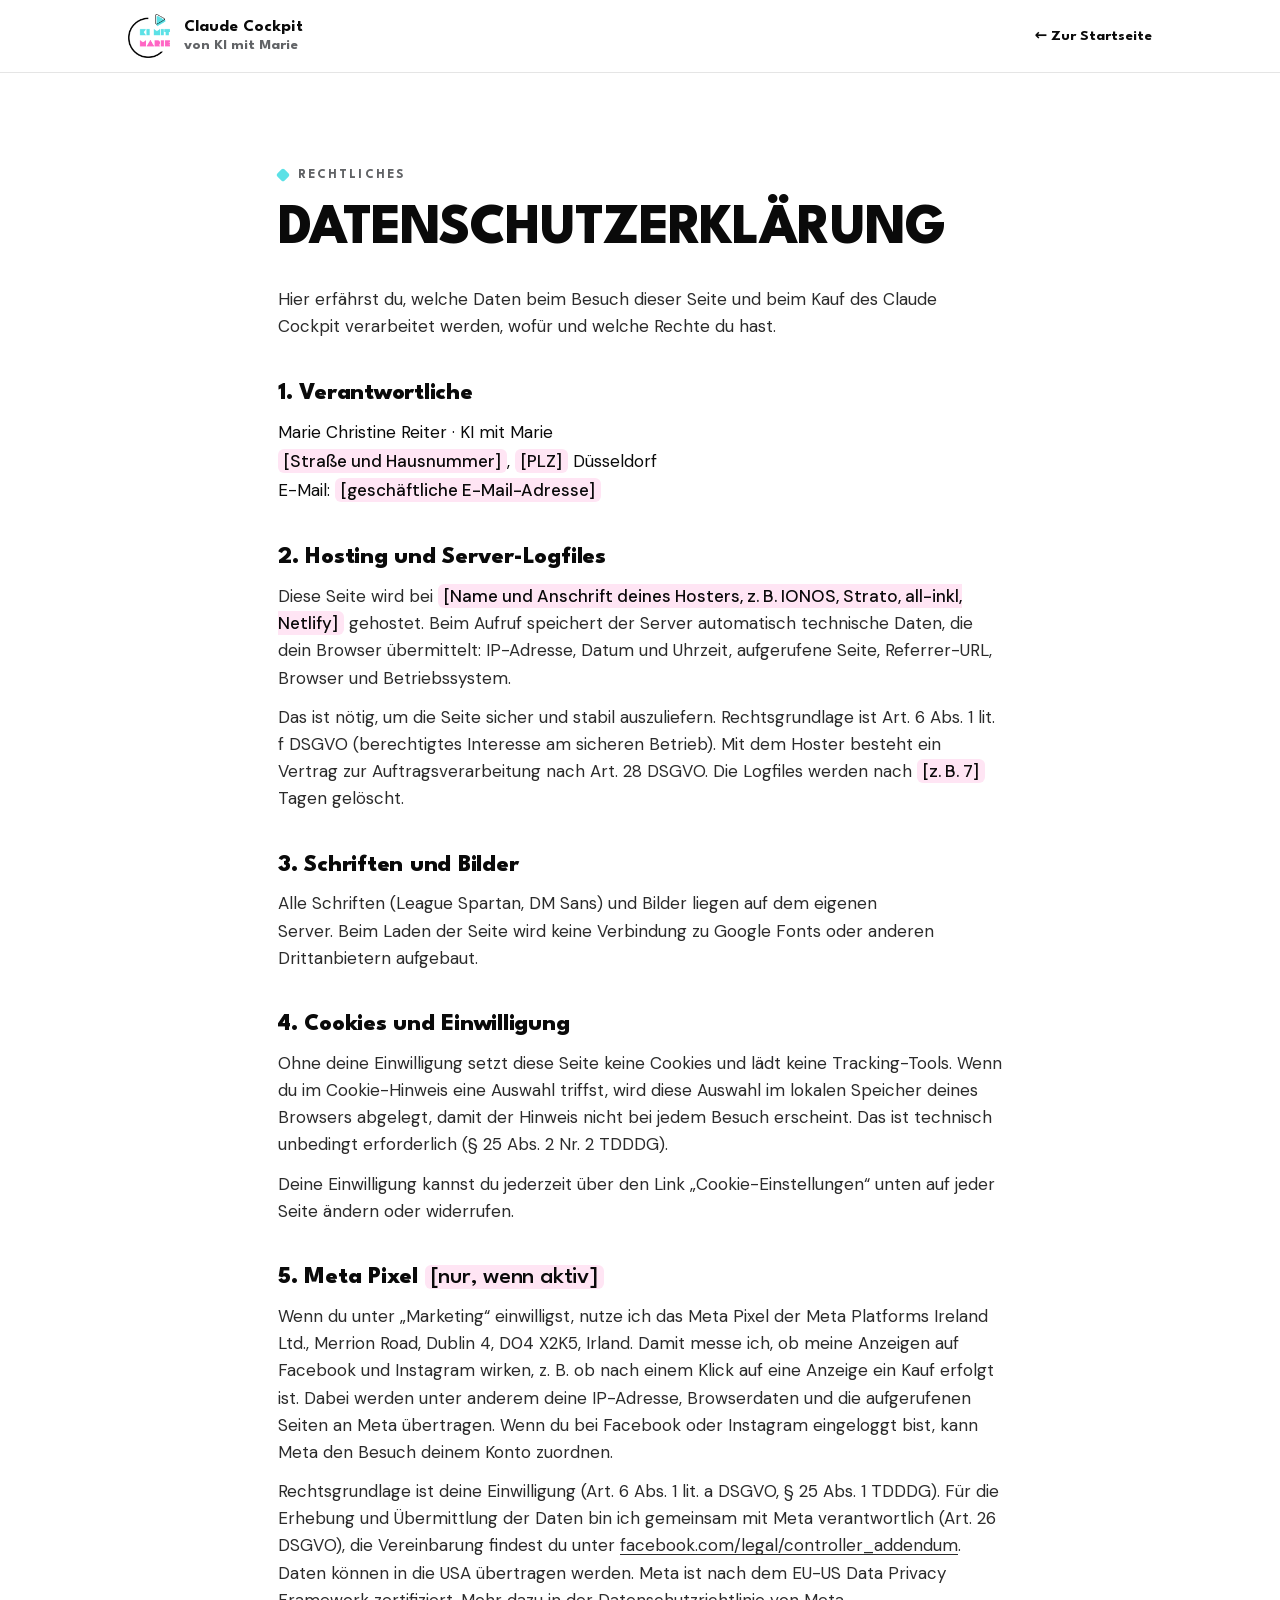
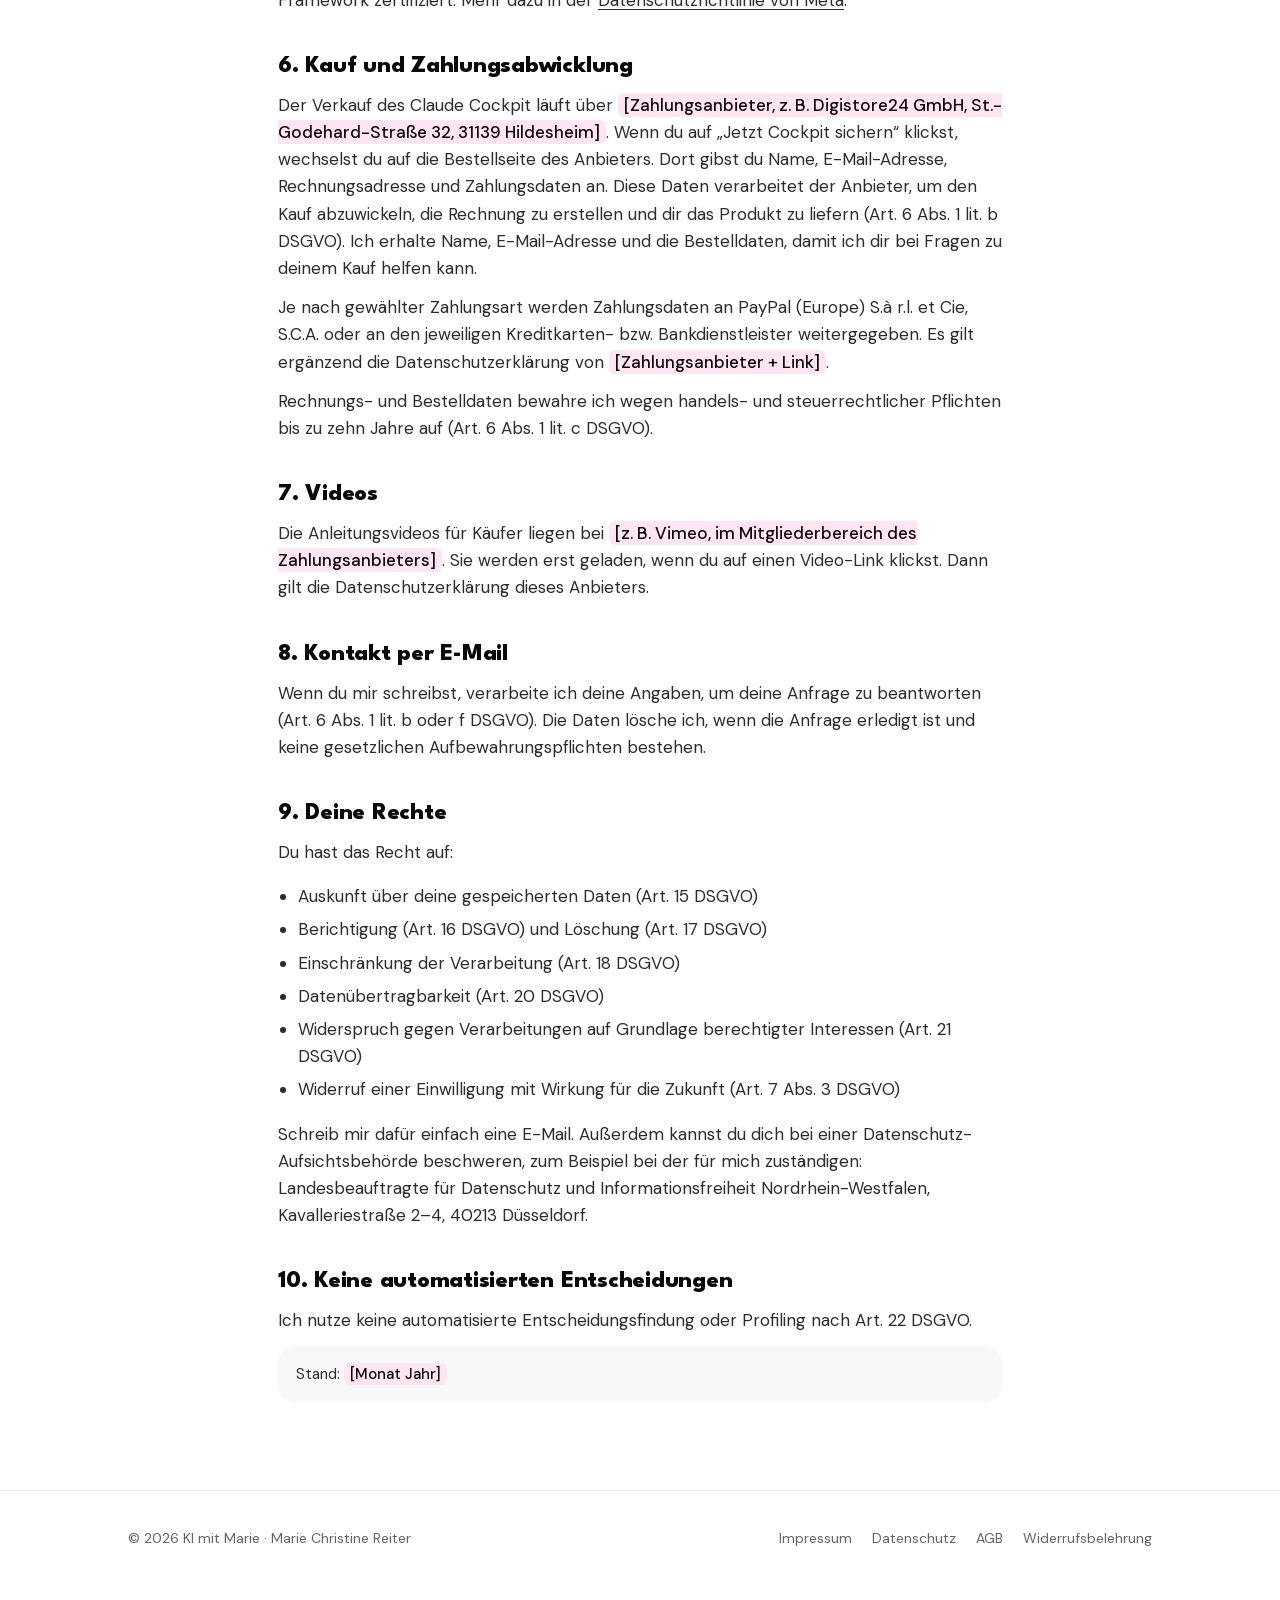
<file: claude-cockpit/datenschutz.html>
<!doctype html>
<html lang="de">
<head>
<meta charset="utf-8">
<meta name="viewport" content="width=device-width, initial-scale=1, viewport-fit=cover">
<title>Datenschutzerklärung · Claude Cockpit</title>
<link rel="stylesheet" href="styles.css">
</head>
<body>
<header class="site-header">
  <div class="wrap">
    <a class="brand" href="index.html" aria-label="Claude Cockpit, zur Startseite">
      <img src="assets/logo.png" alt="KI mit Marie" width="42" height="44">
      <span><strong>Claude Cockpit</strong>von KI mit Marie</span>
    </a>
    <a class="back" href="index.html">← Zur Startseite</a>
  </div>
</header>
<main class="doc">
  <div class="wrap">
<span class="eyebrow">Rechtliches</span>
    <h1>Datenschutz&shy;erklärung</h1>
    <p>Hier erfährst du, welche Daten beim Besuch dieser Seite und beim Kauf des Claude Cockpit verarbeitet werden, wofür und welche Rechte du hast.</p>

    <h2>1. Verantwortliche</h2>
    <address>
      Marie Christine Reiter · KI mit Marie<br>
      <span class="todo">[Straße und Hausnummer]</span>, <span class="todo">[PLZ]</span> Düsseldorf<br>
      E-Mail: <span class="todo">[geschäftliche E-Mail-Adresse]</span>
    </address>

    <h2>2. Hosting und Server-Logfiles</h2>
    <p>Diese Seite wird bei <span class="todo">[Name und Anschrift deines Hosters, z. B. IONOS, Strato, all-inkl, Netlify]</span> gehostet. Beim Aufruf speichert der Server automatisch technische Daten, die dein Browser übermittelt: IP-Adresse, Datum und Uhrzeit, aufgerufene Seite, Referrer-URL, Browser und Betriebssystem.</p>
    <p>Das ist nötig, um die Seite sicher und stabil auszuliefern. Rechtsgrundlage ist Art. 6 Abs. 1 lit. f DSGVO (berechtigtes Interesse am sicheren Betrieb). Mit dem Hoster besteht ein Vertrag zur Auftragsverarbeitung nach Art. 28 DSGVO. Die Logfiles werden nach <span class="todo">[z. B. 7]</span> Tagen gelöscht.</p>

    <h2>3. Schriften und Bilder</h2>
    <p>Alle Schriften (League Spartan, DM Sans) und Bilder liegen auf dem eigenen Server. Beim Laden der Seite wird keine Verbindung zu Google Fonts oder anderen Drittanbietern aufgebaut.</p>

    <h2>4. Cookies und Einwilligung</h2>
    <p>Ohne deine Einwilligung setzt diese Seite keine Cookies und lädt keine Tracking-Tools. Wenn du im Cookie-Hinweis eine Auswahl triffst, wird diese Auswahl im lokalen Speicher deines Browsers abgelegt, damit der Hinweis nicht bei jedem Besuch erscheint. Das ist technisch unbedingt erforderlich (§ 25 Abs. 2 Nr. 2 TDDDG).</p>
    <p>Deine Einwilligung kannst du jederzeit über den Link „Cookie-Einstellungen“ unten auf jeder Seite ändern oder widerrufen.</p>

    <!-- Abschnitt 5 nur drin lassen, wenn in consent.js eine Meta-Pixel-ID eingetragen ist. -->
    <h2>5. Meta Pixel <span class="todo">[nur, wenn aktiv]</span></h2>
    <p>Wenn du unter „Marketing“ einwilligst, nutze ich das Meta Pixel der Meta Platforms Ireland Ltd., Merrion Road, Dublin 4, D04 X2K5, Irland. Damit messe ich, ob meine Anzeigen auf Facebook und Instagram wirken, z. B. ob nach einem Klick auf eine Anzeige ein Kauf erfolgt ist. Dabei werden unter anderem deine IP-Adresse, Browserdaten und die aufgerufenen Seiten an Meta übertragen. Wenn du bei Facebook oder Instagram eingeloggt bist, kann Meta den Besuch deinem Konto zuordnen.</p>
    <p>Rechtsgrundlage ist deine Einwilligung (Art. 6 Abs. 1 lit. a DSGVO, § 25 Abs. 1 TDDDG). Für die Erhebung und Übermittlung der Daten bin ich gemeinsam mit Meta verantwortlich (Art. 26 DSGVO), die Vereinbarung findest du unter <a href="https://www.facebook.com/legal/controller_addendum" rel="noopener" target="_blank">facebook.com/legal/controller_addendum</a>. Daten können in die USA übertragen werden. Meta ist nach dem EU-US Data Privacy Framework zertifiziert. Mehr dazu in der <a href="https://www.facebook.com/privacy/policy/" rel="noopener" target="_blank">Datenschutzrichtlinie von Meta</a>.</p>

    <h2>6. Kauf und Zahlungsabwicklung</h2>
    <p>Der Verkauf des Claude Cockpit läuft über <span class="todo">[Zahlungsanbieter, z. B. Digistore24 GmbH, St.-Godehard-Straße 32, 31139 Hildesheim]</span>. Wenn du auf „Jetzt Cockpit sichern“ klickst, wechselst du auf die Bestellseite des Anbieters. Dort gibst du Name, E-Mail-Adresse, Rechnungsadresse und Zahlungsdaten an. Diese Daten verarbeitet der Anbieter, um den Kauf abzuwickeln, die Rechnung zu erstellen und dir das Produkt zu liefern (Art. 6 Abs. 1 lit. b DSGVO). Ich erhalte Name, E-Mail-Adresse und die Bestelldaten, damit ich dir bei Fragen zu deinem Kauf helfen kann.</p>
    <p>Je nach gewählter Zahlungsart werden Zahlungsdaten an PayPal (Europe) S.à r.l. et Cie, S.C.A. oder an den jeweiligen Kreditkarten- bzw. Bankdienstleister weitergegeben. Es gilt ergänzend die Datenschutzerklärung von <span class="todo">[Zahlungsanbieter + Link]</span>.</p>
    <p>Rechnungs- und Bestelldaten bewahre ich wegen handels- und steuerrechtlicher Pflichten bis zu zehn Jahre auf (Art. 6 Abs. 1 lit. c DSGVO).</p>

    <h2>7. Videos</h2>
    <p>Die Anleitungsvideos für Käufer liegen bei <span class="todo">[z. B. Vimeo, im Mitgliederbereich des Zahlungsanbieters]</span>. Sie werden erst geladen, wenn du auf einen Video-Link klickst. Dann gilt die Datenschutzerklärung dieses Anbieters.</p>

    <h2>8. Kontakt per E-Mail</h2>
    <p>Wenn du mir schreibst, verarbeite ich deine Angaben, um deine Anfrage zu beantworten (Art. 6 Abs. 1 lit. b oder f DSGVO). Die Daten lösche ich, wenn die Anfrage erledigt ist und keine gesetzlichen Aufbewahrungspflichten bestehen.</p>

    <h2>9. Deine Rechte</h2>
    <p>Du hast das Recht auf:</p>
    <ul>
      <li>Auskunft über deine gespeicherten Daten (Art. 15 DSGVO)</li>
      <li>Berichtigung (Art. 16 DSGVO) und Löschung (Art. 17 DSGVO)</li>
      <li>Einschränkung der Verarbeitung (Art. 18 DSGVO)</li>
      <li>Datenübertragbarkeit (Art. 20 DSGVO)</li>
      <li>Widerspruch gegen Verarbeitungen auf Grundlage berechtigter Interessen (Art. 21 DSGVO)</li>
      <li>Widerruf einer Einwilligung mit Wirkung für die Zukunft (Art. 7 Abs. 3 DSGVO)</li>
    </ul>
    <p>Schreib mir dafür einfach eine E-Mail. Außerdem kannst du dich bei einer Datenschutz-Aufsichtsbehörde beschweren, zum Beispiel bei der für mich zuständigen: Landesbeauftragte für Datenschutz und Informationsfreiheit Nordrhein-Westfalen, Kavalleriestraße 2–4, 40213 Düsseldorf.</p>

    <h2>10. Keine automatisierten Entscheidungen</h2>
    <p>Ich nutze keine automatisierte Entscheidungsfindung oder Profiling nach Art. 22 DSGVO.</p>

    <p class="note">Stand: <span class="todo">[Monat Jahr]</span></p>
  </div>
</main>
<footer>
  <div class="wrap">
    <span>© 2026 KI mit Marie · Marie Christine Reiter</span>
    <nav aria-label="Rechtliches">
      <a href="impressum.html">Impressum</a>
      <a href="datenschutz.html">Datenschutz</a>
      <a href="agb.html">AGB</a>
      <a href="widerruf.html">Widerrufsbelehrung</a>
      <button type="button" class="linkish" data-consent-open>Cookie-Einstellungen</button>
    </nav>
  </div>
</footer>
<script src="consent.js" defer></script>
</body>
</html>
</file>
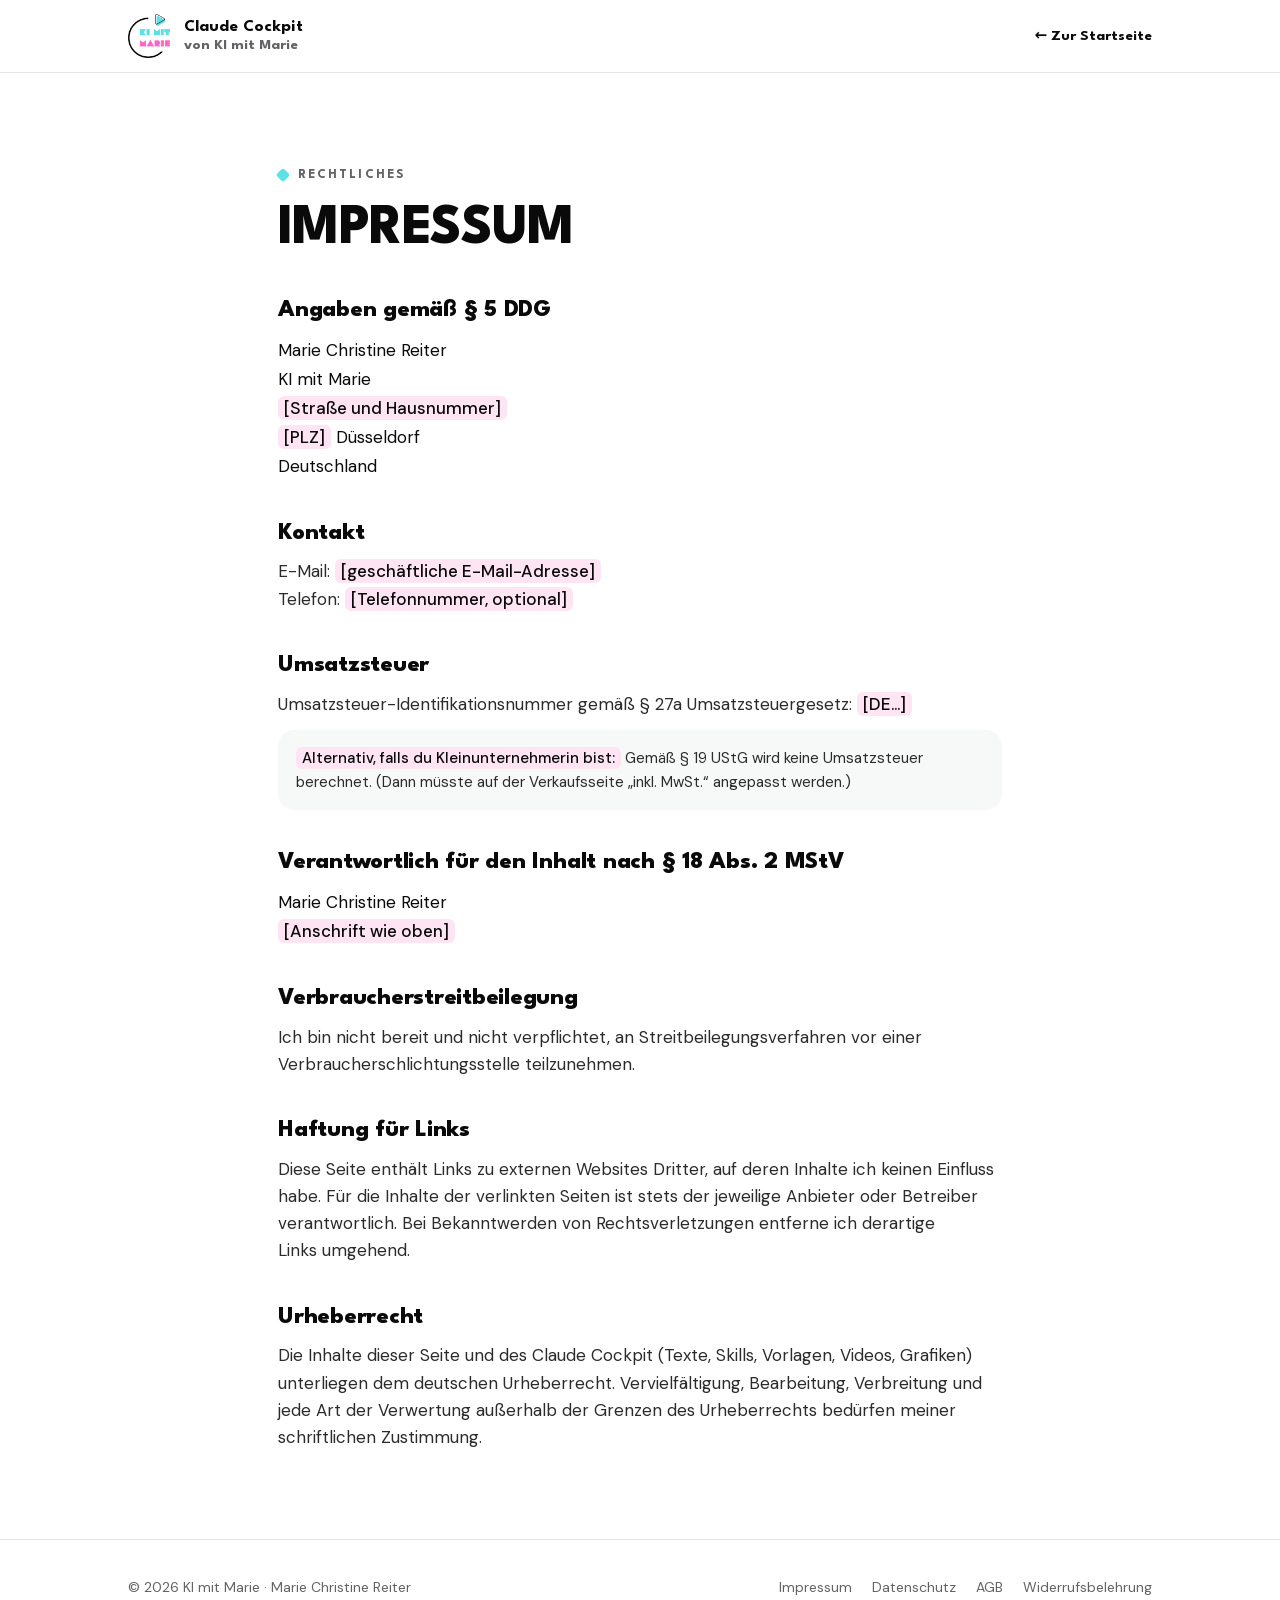
<file: claude-cockpit/impressum.html>
<!doctype html>
<html lang="de">
<head>
<meta charset="utf-8">
<meta name="viewport" content="width=device-width, initial-scale=1, viewport-fit=cover">
<title>Impressum · Claude Cockpit</title>
<link rel="stylesheet" href="styles.css">
</head>
<body>
<header class="site-header">
  <div class="wrap">
    <a class="brand" href="index.html" aria-label="Claude Cockpit, zur Startseite">
      <img src="assets/logo.png" alt="KI mit Marie" width="42" height="44">
      <span><strong>Claude Cockpit</strong>von KI mit Marie</span>
    </a>
    <a class="back" href="index.html">← Zur Startseite</a>
  </div>
</header>
<main class="doc">
  <div class="wrap">
<span class="eyebrow">Rechtliches</span>
    <h1>Impressum</h1>

    <h2>Angaben gemäß § 5 DDG</h2>
    <address>
      Marie Christine Reiter<br>
      KI mit Marie<br>
      <span class="todo">[Straße und Hausnummer]</span><br>
      <span class="todo">[PLZ]</span> Düsseldorf<br>
      Deutschland
    </address>

    <h2>Kontakt</h2>
    <p>E-Mail: <span class="todo">[geschäftliche E-Mail-Adresse]</span><br>
    Telefon: <span class="todo">[Telefonnummer, optional]</span></p>

    <h2>Umsatzsteuer</h2>
    <p>Umsatzsteuer-Identifikationsnummer gemäß § 27a Umsatzsteuergesetz: <span class="todo">[DE…]</span></p>
    <p class="note"><span class="todo">Alternativ, falls du Kleinunternehmerin bist:</span> Gemäß § 19 UStG wird keine Umsatzsteuer berechnet. (Dann müsste auf der Verkaufsseite „inkl. MwSt.“ angepasst werden.)</p>

    <h2>Verantwortlich für den Inhalt nach § 18 Abs. 2 MStV</h2>
    <address>
      Marie Christine Reiter<br>
      <span class="todo">[Anschrift wie oben]</span>
    </address>

    <h2>Verbraucherstreitbeilegung</h2>
    <p>Ich bin nicht bereit und nicht verpflichtet, an Streitbeilegungsverfahren vor einer Verbraucherschlichtungsstelle teilzunehmen.</p>

    <h2>Haftung für Links</h2>
    <p>Diese Seite enthält Links zu externen Websites Dritter, auf deren Inhalte ich keinen Einfluss habe. Für die Inhalte der verlinkten Seiten ist stets der jeweilige Anbieter oder Betreiber verantwortlich. Bei Bekanntwerden von Rechtsverletzungen entferne ich derartige Links umgehend.</p>

    <h2>Urheberrecht</h2>
    <p>Die Inhalte dieser Seite und des Claude Cockpit (Texte, Skills, Vorlagen, Videos, Grafiken) unterliegen dem deutschen Urheberrecht. Vervielfältigung, Bearbeitung, Verbreitung und jede Art der Verwertung außerhalb der Grenzen des Urheberrechts bedürfen meiner schriftlichen Zustimmung.</p>
  </div>
</main>
<footer>
  <div class="wrap">
    <span>© 2026 KI mit Marie · Marie Christine Reiter</span>
    <nav aria-label="Rechtliches">
      <a href="impressum.html">Impressum</a>
      <a href="datenschutz.html">Datenschutz</a>
      <a href="agb.html">AGB</a>
      <a href="widerruf.html">Widerrufsbelehrung</a>
      <button type="button" class="linkish" data-consent-open>Cookie-Einstellungen</button>
    </nav>
  </div>
</footer>
<script src="consent.js" defer></script>
</body>
</html>
</file>
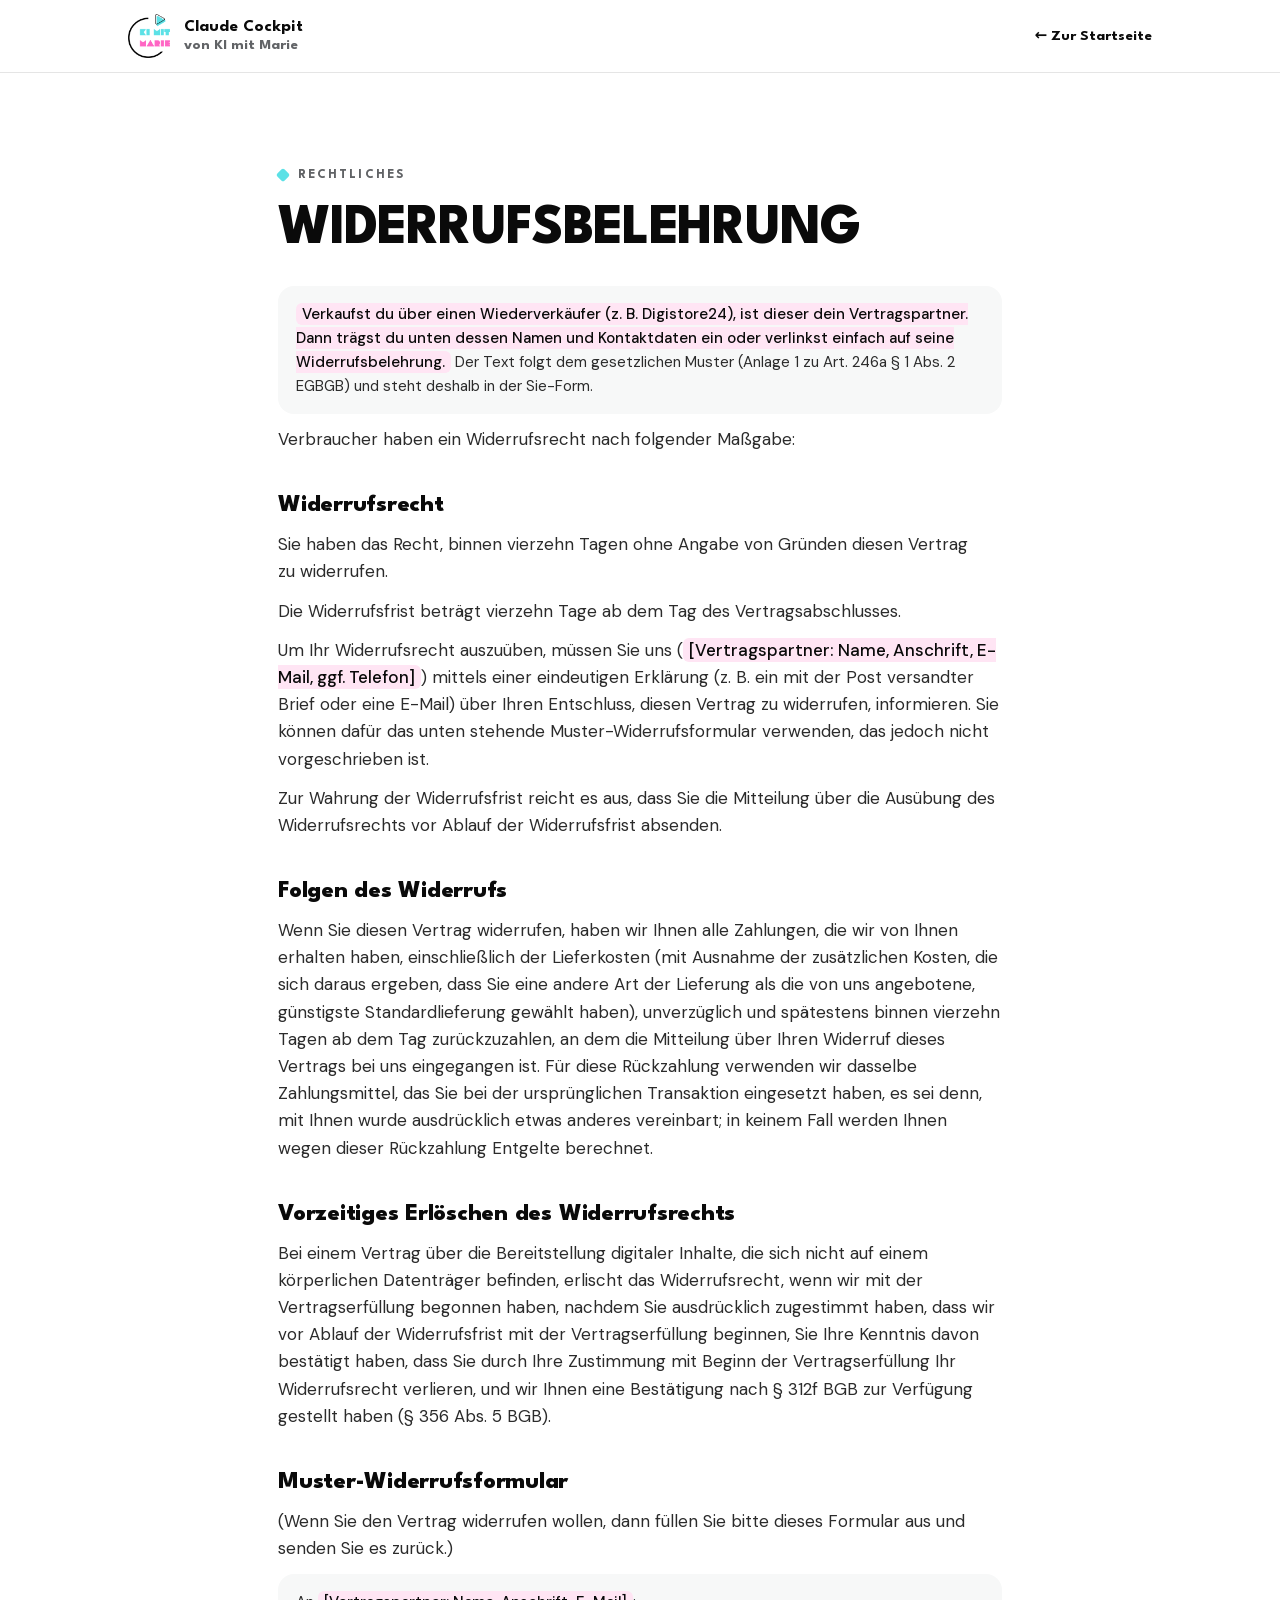
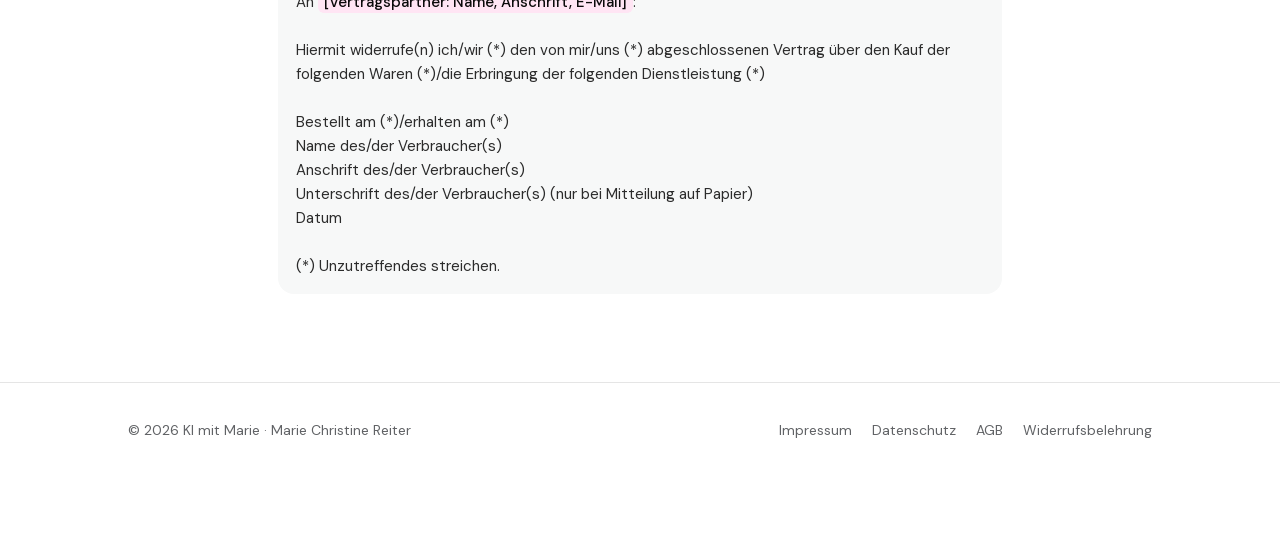
<file: claude-cockpit/widerruf.html>
<!doctype html>
<html lang="de">
<head>
<meta charset="utf-8">
<meta name="viewport" content="width=device-width, initial-scale=1, viewport-fit=cover">
<title>Widerrufsbelehrung · Claude Cockpit</title>
<link rel="stylesheet" href="styles.css">
</head>
<body>
<header class="site-header">
  <div class="wrap">
    <a class="brand" href="index.html" aria-label="Claude Cockpit, zur Startseite">
      <img src="assets/logo.png" alt="KI mit Marie" width="42" height="44">
      <span><strong>Claude Cockpit</strong>von KI mit Marie</span>
    </a>
    <a class="back" href="index.html">← Zur Startseite</a>
  </div>
</header>
<main class="doc">
  <div class="wrap">
<span class="eyebrow">Rechtliches</span>
    <h1>Widerrufs&shy;belehrung</h1>
    <p class="note"><span class="todo">Verkaufst du über einen Wiederverkäufer (z. B. Digistore24), ist dieser dein Vertragspartner. Dann trägst du unten dessen Namen und Kontaktdaten ein oder verlinkst einfach auf seine Widerrufsbelehrung.</span> Der Text folgt dem gesetzlichen Muster (Anlage 1 zu Art. 246a § 1 Abs. 2 EGBGB) und steht deshalb in der Sie-Form.</p>

    <p>Verbraucher haben ein Widerrufsrecht nach folgender Maßgabe:</p>

    <h2>Widerrufsrecht</h2>
    <p>Sie haben das Recht, binnen vierzehn Tagen ohne Angabe von Gründen diesen Vertrag zu widerrufen.</p>
    <p>Die Widerrufsfrist beträgt vierzehn Tage ab dem Tag des Vertragsabschlusses.</p>
    <p>Um Ihr Widerrufsrecht auszuüben, müssen Sie uns (<span class="todo">[Vertragspartner: Name, Anschrift, E-Mail, ggf. Telefon]</span>) mittels einer eindeutigen Erklärung (z. B. ein mit der Post versandter Brief oder eine E-Mail) über Ihren Entschluss, diesen Vertrag zu widerrufen, informieren. Sie können dafür das unten stehende Muster-Widerrufsformular verwenden, das jedoch nicht vorgeschrieben ist.</p>
    <p>Zur Wahrung der Widerrufsfrist reicht es aus, dass Sie die Mitteilung über die Ausübung des Widerrufsrechts vor Ablauf der Widerrufsfrist absenden.</p>

    <h2>Folgen des Widerrufs</h2>
    <p>Wenn Sie diesen Vertrag widerrufen, haben wir Ihnen alle Zahlungen, die wir von Ihnen erhalten haben, einschließlich der Lieferkosten (mit Ausnahme der zusätzlichen Kosten, die sich daraus ergeben, dass Sie eine andere Art der Lieferung als die von uns angebotene, günstigste Standardlieferung gewählt haben), unverzüglich und spätestens binnen vierzehn Tagen ab dem Tag zurückzuzahlen, an dem die Mitteilung über Ihren Widerruf dieses Vertrags bei uns eingegangen ist. Für diese Rückzahlung verwenden wir dasselbe Zahlungsmittel, das Sie bei der ursprünglichen Transaktion eingesetzt haben, es sei denn, mit Ihnen wurde ausdrücklich etwas anderes vereinbart; in keinem Fall werden Ihnen wegen dieser Rückzahlung Entgelte berechnet.</p>

    <h2>Vorzeitiges Erlöschen des Widerrufsrechts</h2>
    <p>Bei einem Vertrag über die Bereitstellung digitaler Inhalte, die sich nicht auf einem körperlichen Datenträger befinden, erlischt das Widerrufsrecht, wenn wir mit der Vertragserfüllung begonnen haben, nachdem Sie ausdrücklich zugestimmt haben, dass wir vor Ablauf der Widerrufsfrist mit der Vertragserfüllung beginnen, Sie Ihre Kenntnis davon bestätigt haben, dass Sie durch Ihre Zustimmung mit Beginn der Vertragserfüllung Ihr Widerrufsrecht verlieren, und wir Ihnen eine Bestätigung nach § 312f BGB zur Verfügung gestellt haben (§ 356 Abs. 5 BGB).</p>

    <h2>Muster-Widerrufsformular</h2>
    <p>(Wenn Sie den Vertrag widerrufen wollen, dann füllen Sie bitte dieses Formular aus und senden Sie es zurück.)</p>
    <p class="note">
      An <span class="todo">[Vertragspartner: Name, Anschrift, E-Mail]</span>:<br><br>
      Hiermit widerrufe(n) ich/wir (*) den von mir/uns (*) abgeschlossenen Vertrag über den Kauf der folgenden Waren (*)/die Erbringung der folgenden Dienstleistung (*)<br><br>
      Bestellt am (*)/erhalten am (*)<br>
      Name des/der Verbraucher(s)<br>
      Anschrift des/der Verbraucher(s)<br>
      Unterschrift des/der Verbraucher(s) (nur bei Mitteilung auf Papier)<br>
      Datum<br><br>
      (*) Unzutreffendes streichen.
    </p>
  </div>
</main>
<footer>
  <div class="wrap">
    <span>© 2026 KI mit Marie · Marie Christine Reiter</span>
    <nav aria-label="Rechtliches">
      <a href="impressum.html">Impressum</a>
      <a href="datenschutz.html">Datenschutz</a>
      <a href="agb.html">AGB</a>
      <a href="widerruf.html">Widerrufsbelehrung</a>
      <button type="button" class="linkish" data-consent-open>Cookie-Einstellungen</button>
    </nav>
  </div>
</footer>
<script src="consent.js" defer></script>
</body>
</html>
</file>
<file: claude-cockpit/styles.css>
/* Schriften lokal gehostet: keine Verbindung zu Google, dadurch kein Consent nötig. */
@font-face { font-family: 'League Spartan'; font-style: normal; font-weight: 100 900; font-display: swap; src: url('fonts/LeagueSpartan-Variable.woff2') format('woff2'); }
@font-face { font-family: 'DM Sans'; font-style: normal; font-weight: 100 1000; font-display: swap; src: url('fonts/DMSans-Variable.woff2') format('woff2'); }

  /* KI mit Marie, gedämpft: Weiß und Fast-Schwarz tragen, Pink nur für Kauf-Aktionen, Türkis nur für Häkchen und Markierungen. */
  :root {
    --pink: #FF66C4;
    --pink-hover: #E84FAE;
    --pink-soft: #FFE5F4;
    --cyan: #5CE1E6;
    --cyan-deep: #1FA9AF;
    --cyan-soft: #E8FAFB;
    --white: #FFFFFF;
    --ink: #0A0A0A;
    --ink-2: #2B2B2B;
    --muted: #616366;
    --line: #E5E5E5;
    --paper: #F7F8F8;

    --display: 'League Spartan', system-ui, -apple-system, 'Segoe UI', sans-serif;
    --body: 'DM Sans', system-ui, -apple-system, 'Segoe UI', sans-serif;

    --radius-md: 16px;
    --radius-lg: 24px;
    --radius-pill: 9999px;
    --ease: cubic-bezier(0.4, 0, 0.2, 1);
    --bounce: cubic-bezier(0.34, 1.56, 0.64, 1);
    --wrap: 1120px;
    --gutter: clamp(16px, 4vw, 48px);
  }

  * { box-sizing: border-box; }
  html { scroll-behavior: smooth; }
  body {
    margin: 0;
    background: var(--white);
    color: var(--ink);
    font-family: var(--body);
    font-size: 17px;
    line-height: 1.6;
    -webkit-font-smoothing: antialiased;
  }
  img { max-width: 100%; display: block; }
  ::selection { background: var(--pink); color: var(--white); }
  a { color: inherit; }
  :focus-visible { outline: 3px solid var(--cyan); outline-offset: 3px; border-radius: 6px; }

  .wrap { max-width: var(--wrap); margin-inline: auto; padding-inline: var(--gutter); }
  section { padding-block: clamp(64px, 9vw, 112px); }

  h1, h2, h3 { font-family: var(--display); margin: 0; text-wrap: balance; letter-spacing: -0.01em; }
  h2 { font-size: clamp(30px, 4vw, 46px); line-height: 1.08; font-weight: 800; }
  h3 { font-size: 21px; line-height: 1.2; font-weight: 700; }
  p { margin: 0; text-wrap: pretty; }

  .eyebrow {
    font-family: var(--display);
    font-size: 13px;
    font-weight: 700;
    letter-spacing: 0.16em;
    text-transform: uppercase;
    color: var(--muted);
    display: inline-flex;
    align-items: center;
    gap: 10px;
  }
  .eyebrow::before {
    content: "";
    width: 10px; height: 10px;
    background: var(--cyan);
    transform: rotate(45deg);
    border-radius: 2px;
  }
  .section-head { display: grid; gap: 16px; max-width: 720px; margin-bottom: clamp(36px, 5vw, 56px); }
  .lead { font-size: clamp(18px, 1.6vw, 20px); color: var(--ink-2); }

  /* Buttons */
  .btn {
    display: inline-flex; align-items: center; justify-content: center; gap: 10px;
    font-family: var(--display); font-weight: 700; font-size: 16px;
    letter-spacing: 0.04em; text-transform: uppercase; text-decoration: none;
    padding: 18px 30px 16px; border-radius: var(--radius-pill);
    background: var(--pink); color: var(--white); border: 0; cursor: pointer;
    transition: transform 200ms var(--bounce), box-shadow 200ms var(--ease), background 200ms var(--ease);
  }
  .btn:hover { background: var(--pink-hover); transform: scale(1.03); box-shadow: 0 8px 32px rgba(255, 102, 196, 0.28); }
  .btn:active { transform: scale(0.97); }
  .btn svg { width: 18px; height: 18px; margin-top: -2px; }
  .btn-ghost { background: transparent; color: var(--ink); box-shadow: inset 0 0 0 2px var(--ink); }
  .btn-ghost:hover { background: var(--ink); color: var(--white); box-shadow: none; }

  /* Header */
  .site-header {
    position: sticky; top: env(safe-area-inset-top, 0px); z-index: 20;
    background: rgba(255, 255, 255, 0.92);
    backdrop-filter: blur(12px); -webkit-backdrop-filter: blur(12px);
    border-bottom: 1px solid var(--line);
  }
  .site-header .wrap { display: flex; align-items: center; justify-content: space-between; gap: 16px; height: 72px; }
  .brand { display: flex; align-items: center; gap: 14px; text-decoration: none; }
  .brand img { height: 44px; width: auto; }
  .brand span { font-family: var(--display); font-weight: 700; font-size: 15px; line-height: 1.15; color: var(--muted); }
  .brand strong { display: block; color: var(--ink); font-size: 17px; }
  .site-header .btn { padding: 13px 22px 11px; font-size: 14px; }

  /* Hero */
  .hero { padding-block: clamp(48px, 7vw, 96px) clamp(56px, 8vw, 104px); overflow-x: clip; }
  main, footer { overflow-x: clip; }
  .hero .wrap { display: grid; grid-template-columns: 1.05fr 0.95fr; gap: clamp(32px, 5vw, 72px); align-items: center; }
  .hero h1 {
    font-size: clamp(44px, 6.4vw, 84px); line-height: 0.98; font-weight: 800;
    text-transform: uppercase; letter-spacing: -0.02em; margin-block: 18px 22px;
  }
  .hero h1 .mark { position: relative; white-space: nowrap; }
  .hero h1 .mark::after {
    content: ""; position: absolute; left: -2px; right: -4px; bottom: 0.06em; height: 0.2em;
    background: var(--pink); opacity: 0.85; z-index: -1; border-radius: 3px;
  }
  .hero h1 .mark { z-index: 0; }
  .hero .lead { max-width: 34em; }
  .kit {
    list-style: none; padding: 0; margin: 28px 0 32px;
    display: grid; grid-template-columns: repeat(2, minmax(0, 1fr)); gap: 12px;
  }
  .kit li {
    display: flex; align-items: baseline; gap: 10px;
    padding: 14px 16px; border-radius: var(--radius-md); background: var(--paper);
  }
  .kit b { font-family: var(--display); font-size: 26px; font-weight: 800; line-height: 1; font-variant-numeric: tabular-nums; }
  .kit span { font-size: 15px; color: var(--ink-2); line-height: 1.3; }
  .hero-buy { display: flex; flex-wrap: wrap; align-items: center; gap: 18px 24px; }
  .price-inline { display: grid; line-height: 1.1; }
  .price-inline s { color: var(--muted); font-size: 15px; }
  .price-inline strong { font-family: var(--display); font-size: 34px; font-weight: 800; }
  .price-inline small { color: var(--muted); font-size: 13px; }

  /* Chat-Mockup */
  .console {
    background: var(--ink); color: #F2F2F2; border-radius: var(--radius-lg);
    padding: 20px; box-shadow: 0 24px 60px rgba(10, 10, 10, 0.16);
    font-size: 15px; position: relative;
  }
  .console-bar { display: flex; align-items: center; gap: 8px; padding-bottom: 16px; border-bottom: 1px solid #262626; margin-bottom: 18px; }
  .console-bar i { width: 10px; height: 10px; border-radius: 50%; background: #3A3A3A; }
  .console-bar span { margin-left: 8px; font-family: var(--display); font-weight: 600; font-size: 13px; letter-spacing: 0.08em; text-transform: uppercase; color: #9A9A9A; }
  .msgs { display: grid; gap: 14px; }
  .msg { max-width: 88%; padding: 12px 16px; border-radius: 18px; line-height: 1.5; }
  .msg.you { justify-self: end; background: #232323; border-bottom-right-radius: 6px; }
  .msg.claude { background: transparent; padding-inline: 0; color: #E6E6E6; }
  .msg.claude .who { display: flex; align-items: center; gap: 8px; font-family: var(--display); font-weight: 700; font-size: 13px; letter-spacing: 0.06em; text-transform: uppercase; color: var(--cyan); margin-bottom: 6px; }
  .skill-tag {
    display: inline-flex; align-items: center; gap: 6px; margin-top: 10px;
    font-size: 12.5px; padding: 5px 11px; border-radius: var(--radius-pill);
    background: rgba(92, 225, 230, 0.12); color: var(--cyan);
  }
  .console .kitty { position: absolute; width: 104px; right: -12px; bottom: -40px; transform: rotate(8deg); }
  @media (prefers-reduced-motion: no-preference) {
    .msg { animation: rise 520ms var(--ease) both; }
    .msg:nth-child(2) { animation-delay: 160ms; }
    .msg:nth-child(3) { animation-delay: 320ms; }
    .msg:nth-child(4) { animation-delay: 480ms; }
    @keyframes rise { from { transform: translateY(10px); } to { transform: none; } }
  }

  /* Kollege */
  .colleague { background: var(--paper); }
  .colleague .wrap { display: grid; grid-template-columns: 0.9fr 1.1fr; gap: clamp(28px, 5vw, 72px); align-items: start; }
  .colleague .body { display: grid; gap: 18px; font-size: 18px; color: var(--ink-2); }
  .pull {
    font-family: var(--display); font-weight: 700; font-size: clamp(22px, 2.2vw, 26px); line-height: 1.25;
    color: var(--ink); padding-left: 20px; border-left: 4px solid var(--cyan);
  }

  /* Benefits */
  .benefits { list-style: none; padding: 0; margin: 0; display: grid; grid-template-columns: repeat(2, minmax(0, 1fr)); gap: 0 56px; }
  .benefits li { display: grid; grid-template-columns: 28px 1fr; gap: 14px; padding-block: 20px; border-top: 1px solid var(--line); }
  .benefits li:nth-last-child(-n+2) { border-bottom: 1px solid var(--line); }
  .check { width: 26px; height: 26px; border-radius: 50%; background: var(--cyan-soft); display: grid; place-items: center; margin-top: 1px; }
  .check svg { width: 15px; height: 15px; stroke: var(--cyan-deep); }
  .benefits b { font-weight: 700; }

  /* Inhalt */
  .contents { display: grid; grid-template-columns: repeat(12, minmax(0, 1fr)); gap: 16px; }
  .part { background: var(--white); border: 2px solid var(--ink); border-radius: var(--radius-lg); padding: 28px; display: grid; gap: 10px; align-content: start; }
  .part .num { font-family: var(--display); font-weight: 800; font-size: 52px; line-height: 0.9; letter-spacing: -0.02em; }
  .part p { color: var(--ink-2); font-size: 16px; }
  .part.skills { grid-column: span 7; }
  .part.agents { grid-column: span 5; grid-row: span 2; background: var(--ink); color: var(--white); border-color: var(--ink); }
  .part.agents p { color: #CFCFCF; }
  .part.templates { grid-column: span 4; }
  .part.memory { grid-column: span 3; }
  .part.setup { grid-column: span 12; display: flex; flex-wrap: wrap; align-items: center; justify-content: space-between; gap: 16px 32px; background: var(--cyan-soft); border-color: var(--cyan-soft); }
  .part.setup div { display: grid; gap: 6px; max-width: 640px; }
  .chips { display: flex; flex-wrap: wrap; gap: 8px; margin-top: 6px; }
  .chip { font-size: 14px; padding: 6px 13px; border-radius: var(--radius-pill); background: var(--paper); color: var(--ink); }
  .agents .chip { background: #1E1E1E; color: #F0F0F0; }
  .agents .chip::before { content: ""; display: inline-block; width: 7px; height: 7px; border-radius: 50%; background: var(--cyan); margin-right: 8px; vertical-align: 1px; }
  .part.setup .chip { background: var(--white); }

  /* Schritte */
  .steps { list-style: none; padding: 0; margin: 0; display: grid; grid-template-columns: repeat(4, minmax(0, 1fr)); gap: 20px; counter-reset: step; }
  .steps li { counter-increment: step; display: grid; gap: 12px; align-content: start; padding-top: 22px; border-top: 2px solid var(--ink); }
  .steps li::before {
    content: counter(step); font-family: var(--display); font-weight: 800; font-size: 15px;
    width: 34px; height: 34px; border-radius: 50%; display: grid; place-items: center; padding-top: 3px;
    background: var(--ink); color: var(--white);
  }
  .steps li:last-child::before { background: var(--pink); }
  .steps p { color: var(--ink-2); font-size: 16px; }
  .kbd { font-family: var(--display); font-weight: 700; background: var(--paper); padding: 2px 9px 0; border-radius: 8px; }

  /* Für wen */
  .audience { background: var(--paper); }
  .who-grid { display: grid; grid-template-columns: repeat(2, minmax(0, 1fr)); gap: 16px; }
  .who-card { background: var(--white); border-radius: var(--radius-lg); padding: 28px; display: grid; gap: 8px; align-content: start; }
  .who-card p { color: var(--ink-2); font-size: 16px; }

  /* Nicht */
  .not { background: var(--ink); color: var(--white); }
  .not .wrap { display: grid; grid-template-columns: 0.8fr 1.2fr; gap: clamp(28px, 5vw, 72px); align-items: start; }
  .not .eyebrow { color: #A8A8A8; }
  .not .body { display: grid; gap: 18px; font-size: 18px; color: #D6D6D6; }
  .not .body strong { color: var(--white); }

  /* Über mich */
  .about .wrap { display: grid; grid-template-columns: 0.85fr 1.15fr; gap: clamp(32px, 5vw, 72px); align-items: center; }
  .about-photo { background: var(--cyan-soft); border-radius: 32px; overflow: hidden; }
  .about-photo img { width: 100%; height: auto; mix-blend-mode: multiply; }
  .about-text { display: grid; gap: 18px; }
  .about-text p { color: var(--ink-2); }
  .about-text .lead { color: var(--ink); }
  .sign { font-family: var(--display); font-weight: 700; font-size: 20px; color: var(--ink) !important; }

  /* Preis */
  .buy .card {
    display: grid; grid-template-columns: 1.1fr 0.9fr; border-radius: 32px; overflow: hidden;
    border: 2px solid var(--ink);
  }
  .buy .left { padding: clamp(28px, 4vw, 52px); display: grid; gap: 20px; align-content: start; }
  .buy .right { background: var(--pink-soft); padding: clamp(28px, 4vw, 52px); display: grid; gap: 18px; align-content: center; justify-items: start; position: relative; }
  .incl { list-style: none; padding: 0; margin: 0; display: grid; gap: 12px; }
  .incl li { display: grid; grid-template-columns: 26px 1fr; gap: 12px; }
  .badge { font-family: var(--display); font-weight: 700; font-size: 13px; letter-spacing: 0.08em; text-transform: uppercase; background: var(--ink); color: var(--white); padding: 7px 14px 5px; border-radius: var(--radius-pill); }
  .price-big { display: grid; gap: 4px; }
  .price-big .was { font-size: 17px; color: var(--muted); }
  .price-big .now { font-family: var(--display); font-weight: 800; font-size: clamp(64px, 8vw, 92px); line-height: 0.9; letter-spacing: -0.03em; font-variant-numeric: tabular-nums; }
  .price-big .now sup { font-size: 0.42em; vertical-align: 0.95em; margin-left: 4px; }
  .price-big .tax { font-size: 14px; color: var(--ink-2); }
  .buy .btn { width: 100%; }
  .pay { font-size: 14px; color: var(--ink-2); display: grid; gap: 6px; }
  .pay-methods { display: flex; flex-wrap: wrap; gap: 6px; }
  .pay-methods span { font-size: 13px; font-weight: 500; background: var(--white); padding: 4px 11px; border-radius: var(--radius-pill); }
  .buy .kitty { position: absolute; width: 110px; right: 18px; top: -58px; }

  /* FAQ */
  .faq { display: grid; gap: 0; max-width: 820px; }
  .faq details { border-top: 1px solid var(--line); }
  .faq details:last-child { border-bottom: 1px solid var(--line); }
  .faq summary {
    list-style: none; cursor: pointer; padding-block: 22px; display: flex; justify-content: space-between; gap: 20px;
    font-family: var(--display); font-weight: 700; font-size: 19px; line-height: 1.3;
  }
  .faq summary::-webkit-details-marker { display: none; }
  .faq summary::after { content: "+"; font-size: 26px; line-height: 0.9; color: var(--muted); transition: transform 200ms var(--ease); }
  .faq details[open] summary::after { transform: rotate(45deg); }
  .faq details p { padding-bottom: 22px; color: var(--ink-2); max-width: 64ch; }

  /* Footer */
  footer { border-top: 1px solid var(--line); padding-block: 36px 96px; font-size: 14px; color: var(--muted); }
  footer .wrap { display: flex; flex-wrap: wrap; justify-content: space-between; gap: 16px; }
  footer nav { display: flex; flex-wrap: wrap; gap: 20px; }
  footer a { text-decoration: none; }
  footer a:hover { color: var(--ink); }

  /* Footer-Button, der wie ein Link aussieht */
  .linkish { background: none; border: 0; padding: 0; font: inherit; color: inherit; cursor: pointer; }
  .linkish:hover { color: var(--ink); }

  /* Cookie-Hinweis */
  .consent {
    position: fixed; z-index: 50; left: 16px; right: 16px; bottom: calc(16px + env(safe-area-inset-bottom, 0px));
    max-width: 520px; margin-inline: auto; background: var(--white); color: var(--ink);
    border: 2px solid var(--ink); border-radius: var(--radius-lg); padding: 22px 22px 20px;
    box-shadow: 0 16px 48px rgba(10, 10, 10, 0.16); display: grid; gap: 14px; font-size: 15px;
  }
  .consent h2 { font-size: 20px; }
  .consent p { color: var(--ink-2); }
  .consent a { text-decoration: underline; }
  .consent-opts { display: grid; gap: 10px; padding: 12px 14px; background: var(--paper); border-radius: var(--radius-md); }
  .consent-opts label { display: flex; gap: 10px; align-items: flex-start; }
  .consent-opts input { width: 18px; height: 18px; margin-top: 3px; accent-color: var(--ink); }
  .consent-opts small { display: block; color: var(--muted); font-size: 13px; }
  .consent-actions { display: flex; flex-wrap: wrap; gap: 10px; }
  .consent-actions .btn { flex: 1 1 180px; padding: 14px 18px 12px; font-size: 14px; }
  .consent .btn-ghost, .consent .btn { background: var(--ink); color: var(--white); box-shadow: none; }
  .consent .btn-ghost { background: var(--white); color: var(--ink); box-shadow: inset 0 0 0 2px var(--ink); }
  .consent .btn:hover { background: var(--ink-2); box-shadow: none; }
  .consent .btn-ghost:hover { background: var(--paper); }

  /* Unterseiten: Rechtstexte und Danke-Seite */
  .doc { padding-block: clamp(48px, 7vw, 88px); }
  .doc .wrap { max-width: 820px; }
  .doc h1 { font-size: clamp(36px, 5vw, 56px); font-weight: 800; text-transform: uppercase; letter-spacing: -0.02em; line-height: 1; margin-block: 14px 28px; }
  .doc h2 { font-size: 24px; margin-block: 40px 12px; }
  .doc h3 { font-size: 18px; margin-block: 24px 8px; }
  .doc p, .doc li { color: var(--ink-2); max-width: 68ch; }
  .doc p + p { margin-top: 12px; }
  .doc ul { padding-left: 20px; display: grid; gap: 6px; }
  .doc a { text-decoration: underline; text-underline-offset: 3px; }
  .doc address { font-style: normal; line-height: 1.7; }
  .todo { background: var(--pink-soft); color: var(--ink); padding: 1px 6px; border-radius: 6px; font-weight: 500; }
  .note { background: var(--paper); border-radius: var(--radius-md); padding: 16px 18px; font-size: 15px; }
  .back { font-family: var(--display); font-weight: 700; text-decoration: none; font-size: 15px; }
  .back:hover { color: var(--pink-hover); }
  .downloads { display: grid; gap: 12px; margin-top: 16px; }
  .dl {
    display: grid; grid-template-columns: 48px 1fr auto; gap: 16px; align-items: center;
    padding: 18px 20px; border: 2px solid var(--line); border-radius: var(--radius-md); text-decoration: none !important;
    transition: border-color 200ms var(--ease);
  }
  .dl:hover { border-color: var(--ink); }
  .dl .ico { width: 48px; height: 48px; border-radius: 12px; display: grid; place-items: center; background: var(--cyan-soft); font-family: var(--display); font-weight: 800; font-size: 13px; padding-top: 3px; }
  .dl.video .ico { background: var(--pink-soft); }
  .dl b { display: block; font-family: var(--display); font-size: 18px; color: var(--ink); }
  .dl small { color: var(--muted); font-size: 14px; }
  .dl .go { font-family: var(--display); font-weight: 700; font-size: 14px; text-transform: uppercase; letter-spacing: 0.04em; color: var(--ink); }

  /* Mobile Kaufleiste */
  .mobile-bar {
    position: fixed; left: 0; right: 0; bottom: 0; z-index: 30; display: none;
    padding: 12px 16px calc(12px + env(safe-area-inset-bottom, 0px));
    background: var(--white); border-top: 1px solid var(--line);
    align-items: center; justify-content: space-between; gap: 12px;
  }
  .mobile-bar .btn { padding: 13px 20px 11px; font-size: 14px; }
  .mobile-bar b { font-family: var(--display); font-size: 22px; }
  .mobile-bar s { color: var(--muted); font-size: 13px; margin-left: 6px; }

  @media (max-width: 920px) {
    .hero .wrap, .colleague .wrap, .not .wrap, .buy .card { grid-template-columns: 1fr; }
    .console { max-width: 560px; }
    .steps { grid-template-columns: repeat(2, minmax(0, 1fr)); gap: 32px 20px; }
    .part.skills, .part.agents, .part.templates, .part.memory { grid-column: span 12; grid-row: auto; }
    .about .wrap { grid-template-columns: 1fr; }
    .about-photo { max-width: 420px; }
  }
  @media (max-width: 640px) {
    body { font-size: 16px; }
    .brand span { display: none; }
    .site-header .btn { display: none; }
    .benefits, .who-grid, .steps { grid-template-columns: 1fr; }
    .benefits li:nth-last-child(2) { border-bottom: 0; }
    .kit b { font-size: 22px; }
    .kit li { flex-direction: column; gap: 4px; }
    .console .kitty { width: 80px; right: -6px; bottom: -34px; }
    .buy .kitty { width: 86px; top: -44px; }
    .mobile-bar { display: flex; }
    .dl { grid-template-columns: 40px 1fr; }
    .dl .ico { width: 40px; height: 40px; }
    .dl .go { grid-column: 2; }
  }
</file>
